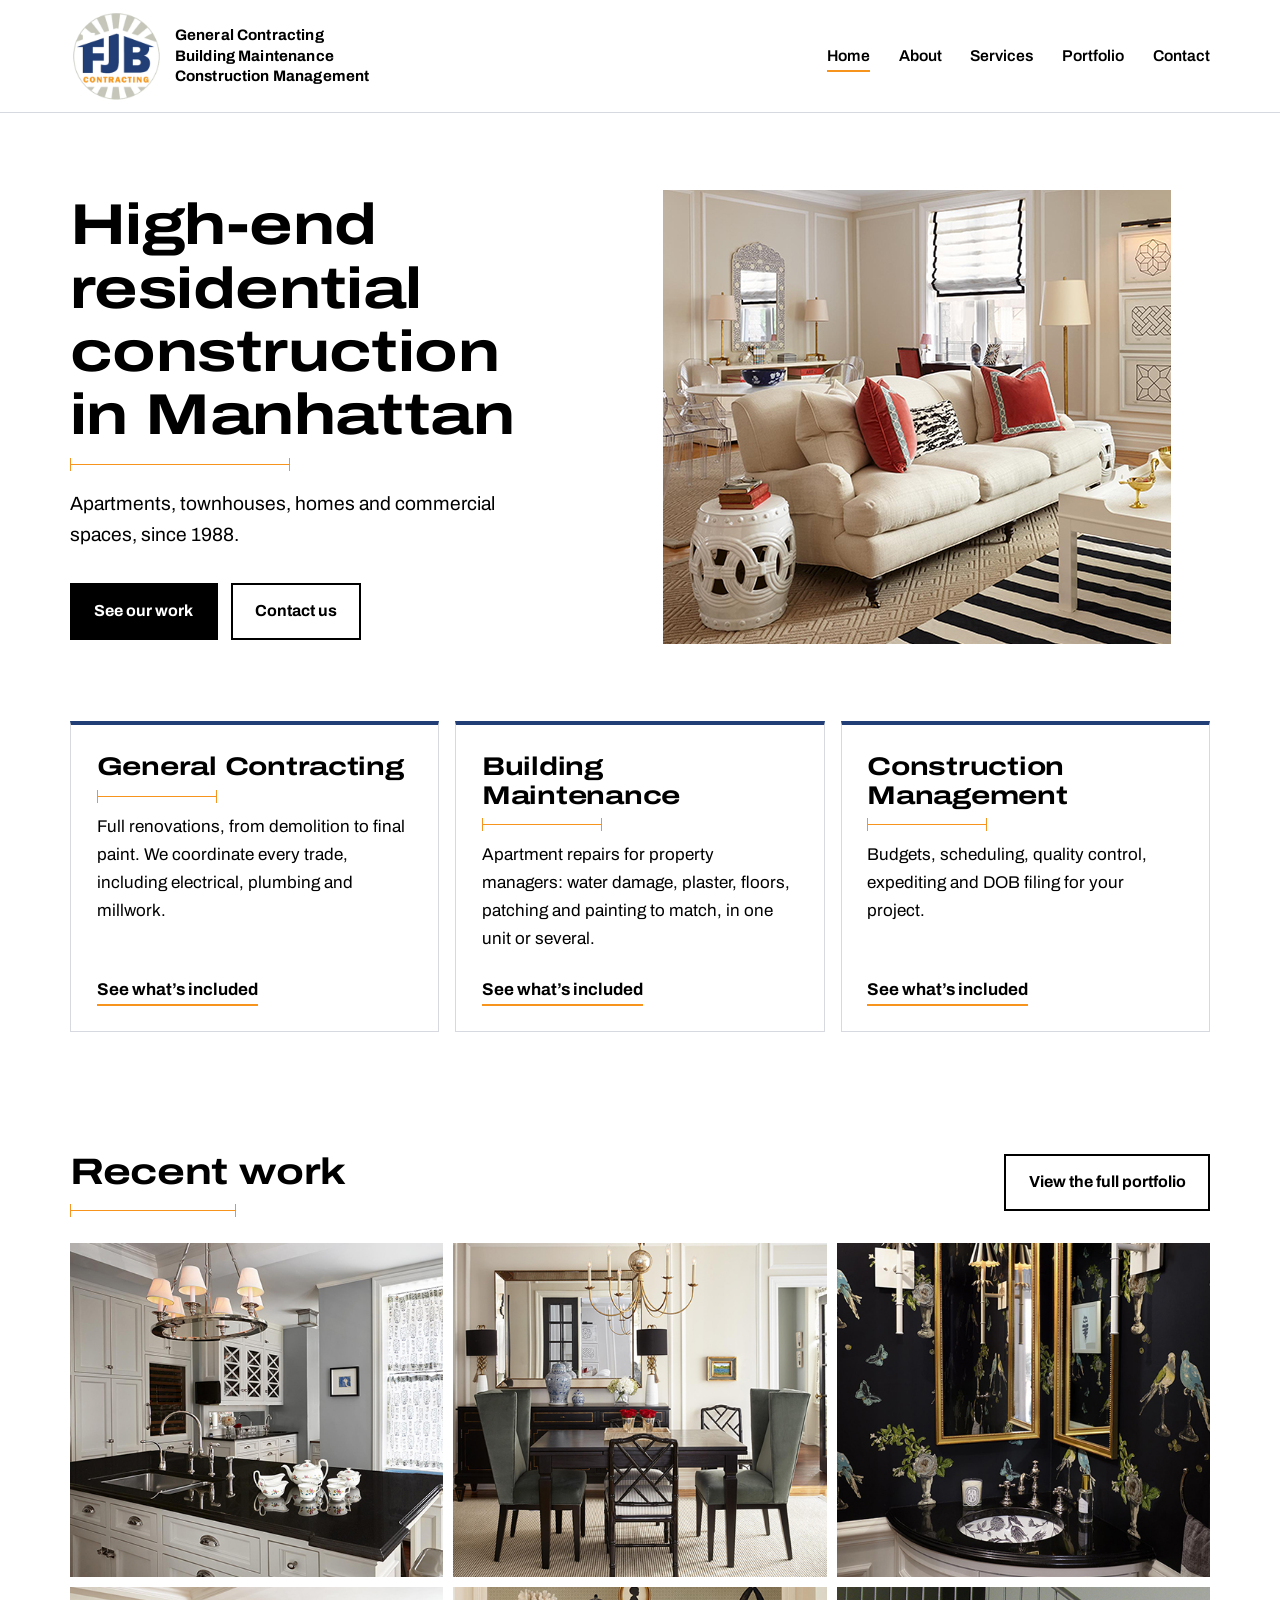
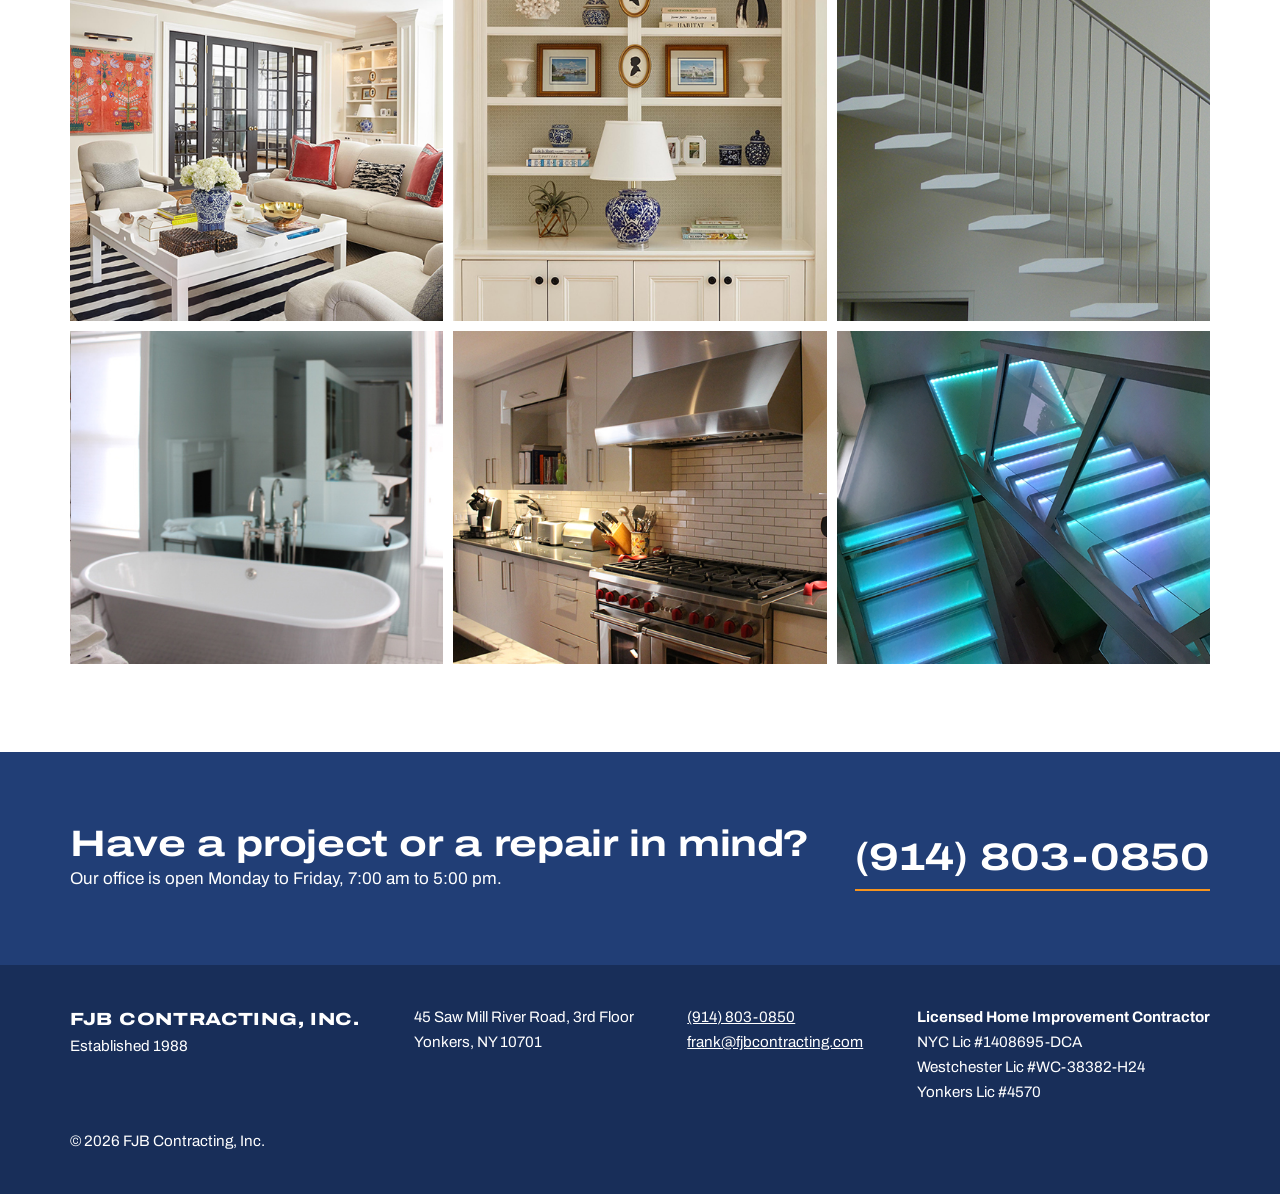
<file: index.html>
<!doctype html>
<html lang="en">
<head>
<meta charset="utf-8">
<meta name="viewport" content="width=device-width, initial-scale=1, viewport-fit=cover">
<title>FJB Contracting | High-End Residential Construction, Manhattan</title>
<meta name="description" content="FJB Contracting: general contracting and construction management for Manhattan apartments, townhouses and homes since 1988.">
<link rel="canonical" href="https://fjbcontracting.com/">
<link rel="preconnect" href="https://fonts.googleapis.com"><link rel="preconnect" href="https://fonts.gstatic.com" crossorigin><link rel="stylesheet" href="https://fonts.googleapis.com/css2?family=Archivo:wdth,wght@62..125,400..800&display=swap">
<link rel="stylesheet" href="css/style.css?v=2">
<link rel="icon" type="image/png" href="fjb-logo.png">
</head>
<body>
<a class="skip" href="#main">Skip to content</a>
<header class="site-header">
  <div class="wrap">
    <a class="brand" href="index.html">
      <img class="brand-logo" src="fjb-logo.png" alt="FJB Contracting" width="60" height="60">
      <span class="brand-sub">General Contracting<br>Building Maintenance<br>Construction Management</span>
    </a>
    <button class="nav-toggle" type="button" aria-controls="site-nav" aria-expanded="false">Menu</button>
    <nav class="nav" id="site-nav" aria-label="Main"><ul><li><a href="index.html" aria-current="page">Home</a></li><li><a href="about.html">About</a></li><li><a href="services.html">Services</a></li><li><a href="portfolio.html">Portfolio</a></li><li><a href="contacts.html">Contact</a></li></ul></nav>
  </div>
</header>
<main id="main">
<section class="hero">
  <div class="wrap">
    <div>
      <h1>High-end residential construction in Manhattan</h1>
      <span class="dim" aria-hidden="true"></span>
      <p class="hero-lede">Apartments, townhouses, homes and commercial spaces, since 1988.</p>
      <div class="btn-row">
        <a class="btn" href="portfolio.html">See our work</a>
        <a class="btn btn-outline" href="contacts.html">Contact us</a>
      </div>
    </div>
    <figure class="hero-photo-frame" style="margin:0">
      <img class="hero-photo" src="page4-img100.jpg" width="508" height="454" alt="Finished interior by FJB Contracting" fetchpriority="high">
    </figure>
  </div>
</section>
<section class="section tiles-section" aria-label="What we do">
  <div class="wrap tiles">
    <a class="tile" href="services.html#general-contracting">
      <h2>General Contracting</h2>
      <span class="dim" aria-hidden="true"></span>
      <p>Full renovations, from demolition to final paint. We coordinate every trade, including electrical, plumbing and millwork.</p>
      <span class="tile-link">See what&rsquo;s included</span>
    </a>
    <a class="tile" href="services.html#building-maintenance">
      <h2>Building Maintenance</h2>
      <span class="dim" aria-hidden="true"></span>
      <p>Apartment repairs for property managers: water damage, plaster, floors, patching and painting to match, in one unit or several.</p>
      <span class="tile-link">See what&rsquo;s included</span>
    </a>
    <a class="tile" href="services.html#construction-management">
      <h2>Construction Management</h2>
      <span class="dim" aria-hidden="true"></span>
      <p>Budgets, scheduling, quality control, expediting and DOB filing for your project.</p>
      <span class="tile-link">See what&rsquo;s included</span>
    </a>
  </div>
</section>
<section class="section">
  <div class="wrap">
    <div class="section-head">
      <div>
        <h2>Recent work</h2>
        <span class="dim" aria-hidden="true"></span>
      </div>
      <a class="btn btn-outline" href="portfolio.html">View the full portfolio</a>
    </div>
    <div class="grid grid-home" data-lightbox><a href="page4-img101.jpg"><img src="page4-img101.jpg" alt="FJB Contracting project photo 1" loading="lazy" decoding="async"></a><a href="page4-img102.jpg"><img src="page4-img102.jpg" alt="FJB Contracting project photo 2" loading="lazy" decoding="async"></a><a href="page4-img104.jpg"><img src="page4-img104.jpg" alt="FJB Contracting project photo 3" loading="lazy" decoding="async"></a><a href="page4-img105.jpg"><img src="page4-img105.jpg" alt="FJB Contracting project photo 4" loading="lazy" decoding="async"></a><a href="page4-img106.jpg"><img src="page4-img106.jpg" alt="FJB Contracting project photo 5" loading="lazy" decoding="async"></a><a href="page4-img13.jpg"><img src="page4-img13.jpg" alt="FJB Contracting project photo 6" loading="lazy" decoding="async"></a><a href="page4-img49.jpg"><img src="page4-img49.jpg" alt="FJB Contracting project photo 7" loading="lazy" decoding="async"></a><a href="page4-img58.jpg"><img src="page4-img58.jpg" alt="FJB Contracting project photo 8" loading="lazy" decoding="async"></a><a href="page4-img59.jpg"><img src="page4-img59.jpg" alt="FJB Contracting project photo 9" loading="lazy" decoding="async"></a></div>
  </div>
</section>
<section class="band">
  <div class="wrap">
    <div>
      <h2>Have a project or a repair in mind?</h2>
      <p>Our office is open Monday to Friday, 7:00 am to 5:00 pm.</p>
    </div>
    <a class="phone" href="tel:+19148030850">(914) 803-0850</a>
  </div>
</section>
</main>
<footer class="site-footer">
  <div class="wrap">
    <div>
      <p class="footer-brand">FJB CONTRACTING, INC.</p>
      <p>Established 1988</p>
    </div>
    <div>
      <p>45 Saw Mill River Road, 3rd Floor</p>
      <p>Yonkers, NY 10701</p>
    </div>
    <div>
      <p><a href="tel:+19148030850">(914) 803-0850</a></p>
      <p><a href="mailto:frank@fjbcontracting.com">frank@fjbcontracting.com</a></p>
    </div>
    <div>
      <p><strong>Licensed Home Improvement Contractor</strong></p>
      <p>NYC Lic #1408695-DCA</p>
      <p>Westchester Lic #WC-38382-H24</p>
      <p>Yonkers Lic #4570</p>
    </div>
    <div>
      <p>&copy; <span data-year>2026</span> FJB Contracting, Inc.</p>
    </div>
  </div>
</footer>
<script src="js/site.js?v=2"></script>
</body>
</html>
</file>
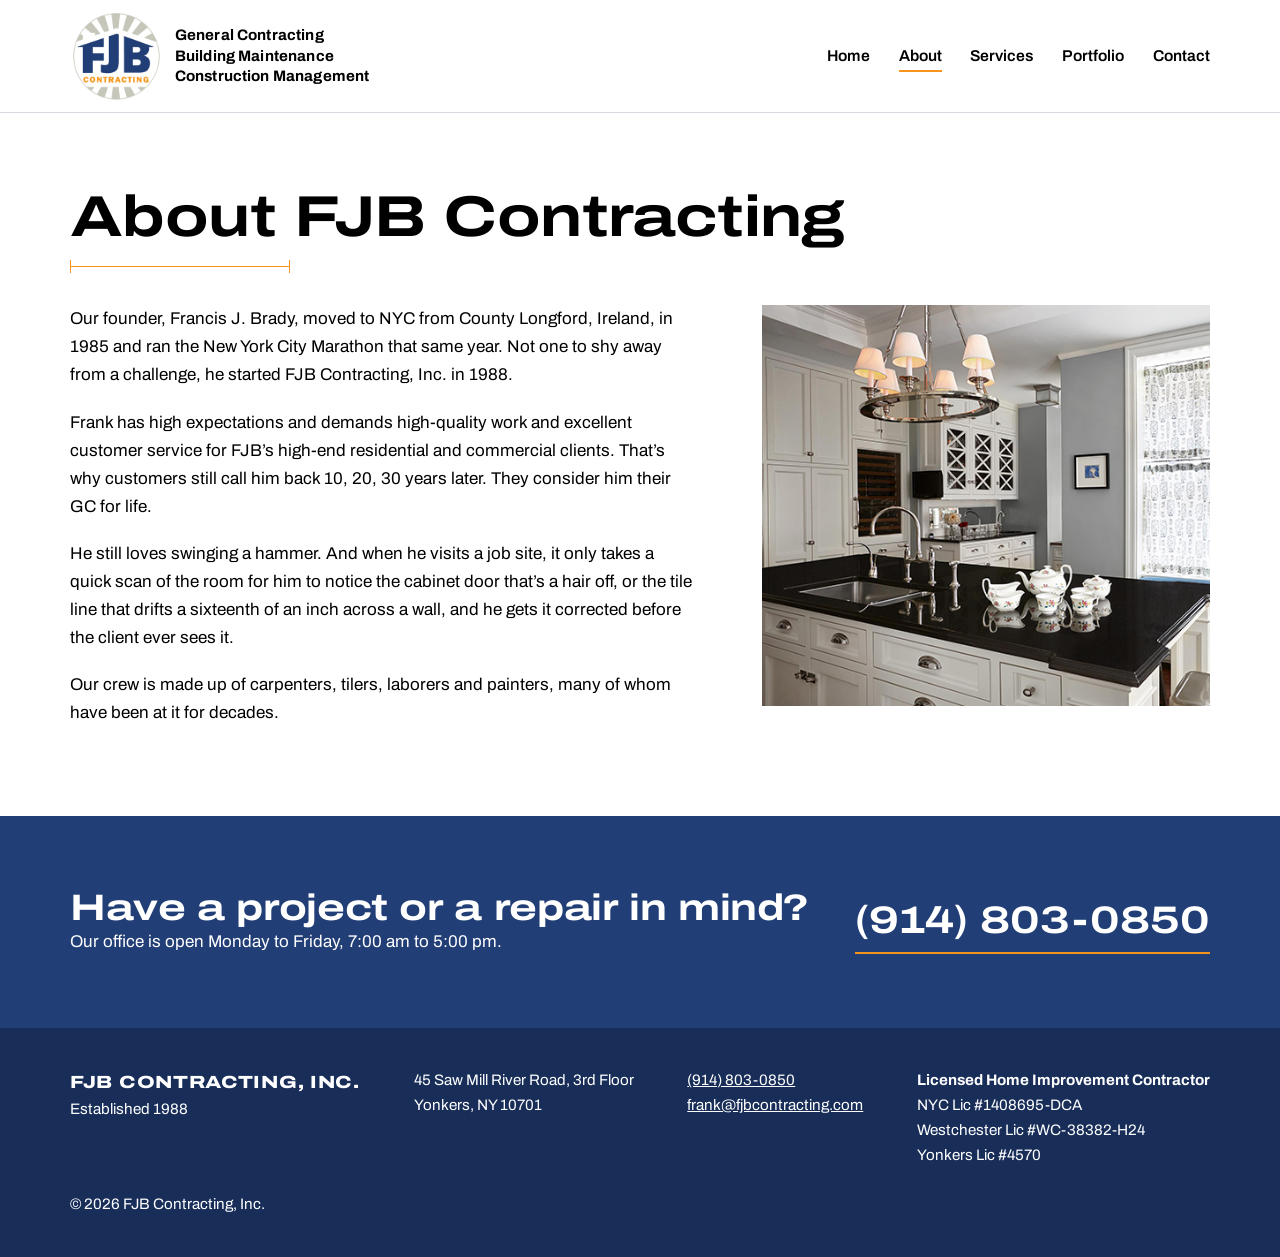
<file: about.html>
<!doctype html>
<html lang="en">
<head>
<meta charset="utf-8">
<meta name="viewport" content="width=device-width, initial-scale=1, viewport-fit=cover">
<title>About | FJB Contracting</title>
<meta name="description" content="FJB Contracting was founded in 1988 by Francis J. Brady.">
<link rel="canonical" href="https://fjbcontracting.com/about.html">
<link rel="preconnect" href="https://fonts.googleapis.com"><link rel="preconnect" href="https://fonts.gstatic.com" crossorigin><link rel="stylesheet" href="https://fonts.googleapis.com/css2?family=Archivo:wdth,wght@62..125,400..800&display=swap">
<link rel="stylesheet" href="css/style.css?v=2">
<link rel="icon" type="image/png" href="fjb-logo.png">
</head>
<body>
<a class="skip" href="#main">Skip to content</a>
<header class="site-header">
  <div class="wrap">
    <a class="brand" href="index.html">
      <img class="brand-logo" src="fjb-logo.png" alt="FJB Contracting" width="60" height="60">
      <span class="brand-sub">General Contracting<br>Building Maintenance<br>Construction Management</span>
    </a>
    <button class="nav-toggle" type="button" aria-controls="site-nav" aria-expanded="false">Menu</button>
    <nav class="nav" id="site-nav" aria-label="Main"><ul><li><a href="index.html">Home</a></li><li><a href="about.html" aria-current="page">About</a></li><li><a href="services.html">Services</a></li><li><a href="portfolio.html">Portfolio</a></li><li><a href="contacts.html">Contact</a></li></ul></nav>
  </div>
</header>
<main id="main">
<section class="page-head">
  <div class="wrap">
    <h1>About FJB Contracting</h1>
    <span class="dim" aria-hidden="true"></span>
  </div>
</section>
<section class="section" style="padding-top:1rem">
  <div class="wrap split">
    <div class="prose">
      <p>Our founder, Francis J. Brady, moved to NYC from County Longford, Ireland, in 1985 and ran the New York City Marathon that same year. Not one to shy away from a challenge, he started FJB Contracting, Inc. in 1988.</p>
      <p>Frank has high expectations and demands high-quality work and excellent customer service for FJB&rsquo;s high-end residential and commercial clients. That&rsquo;s why customers still call him back 10, 20, 30 years later. They consider him their GC for life.</p>
      <p>He still loves swinging a hammer. And when he visits a job site, it only takes a quick scan of the room for him to notice the cabinet door that&rsquo;s a hair off, or the tile line that drifts a sixteenth of an inch across a wall, and he gets it corrected before the client ever sees it.</p>
      <p>Our crew is made up of carpenters, tilers, laborers and painters, many of whom have been at it for decades.</p>
    </div>
    <img class="side-photo" src="page4-img101.jpg" width="508" height="454" alt="Interior renovation by FJB Contracting" loading="lazy">
  </div>
</section>
<section class="band">
  <div class="wrap">
    <div>
      <h2>Have a project or a repair in mind?</h2>
      <p>Our office is open Monday to Friday, 7:00 am to 5:00 pm.</p>
    </div>
    <a class="phone" href="tel:+19148030850">(914) 803-0850</a>
  </div>
</section>
</main>
<footer class="site-footer">
  <div class="wrap">
    <div>
      <p class="footer-brand">FJB CONTRACTING, INC.</p>
      <p>Established 1988</p>
    </div>
    <div>
      <p>45 Saw Mill River Road, 3rd Floor</p>
      <p>Yonkers, NY 10701</p>
    </div>
    <div>
      <p><a href="tel:+19148030850">(914) 803-0850</a></p>
      <p><a href="mailto:frank@fjbcontracting.com">frank@fjbcontracting.com</a></p>
    </div>
    <div>
      <p><strong>Licensed Home Improvement Contractor</strong></p>
      <p>NYC Lic #1408695-DCA</p>
      <p>Westchester Lic #WC-38382-H24</p>
      <p>Yonkers Lic #4570</p>
    </div>
    <div>
      <p>&copy; <span data-year>2026</span> FJB Contracting, Inc.</p>
    </div>
  </div>
</footer>
<script src="js/site.js?v=2"></script>
</body>
</html>
</file>
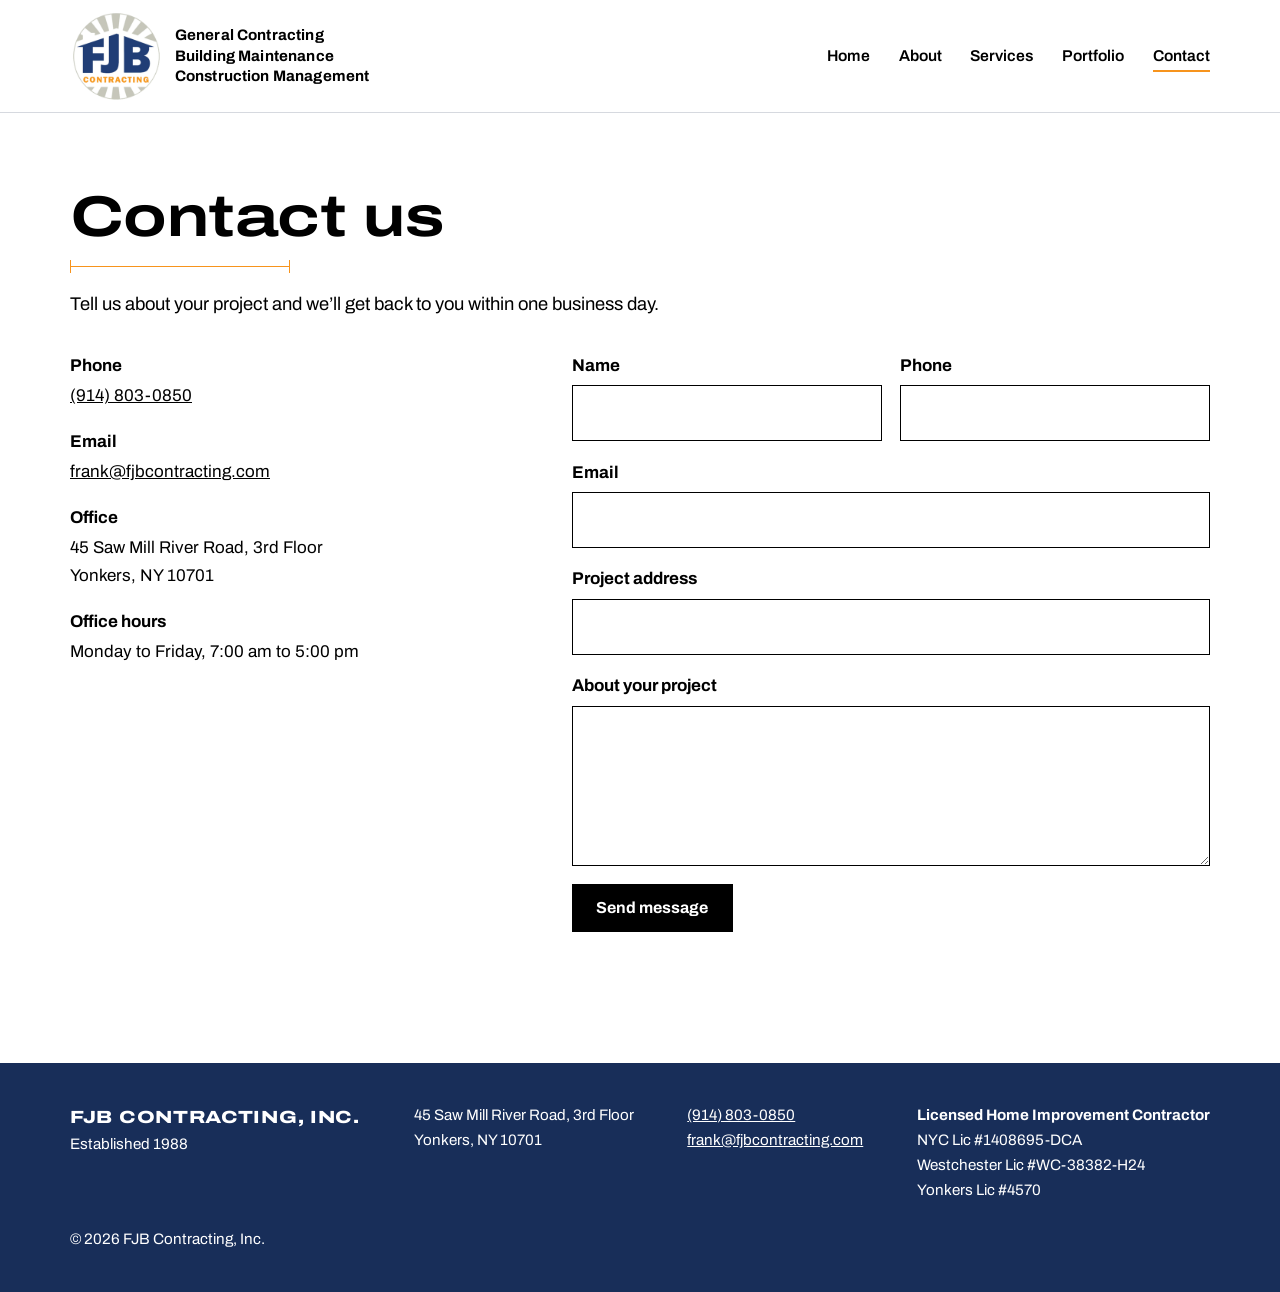
<file: contacts.html>
<!doctype html>
<html lang="en">
<head>
<meta charset="utf-8">
<meta name="viewport" content="width=device-width, initial-scale=1, viewport-fit=cover">
<title>Contact | FJB Contracting</title>
<meta name="description" content="Contact FJB Contracting at (914) 803-0850 or frank@fjbcontracting.com.">
<link rel="canonical" href="https://fjbcontracting.com/contacts.html">
<link rel="preconnect" href="https://fonts.googleapis.com"><link rel="preconnect" href="https://fonts.gstatic.com" crossorigin><link rel="stylesheet" href="https://fonts.googleapis.com/css2?family=Archivo:wdth,wght@62..125,400..800&display=swap">
<link rel="stylesheet" href="css/style.css?v=2">
<link rel="icon" type="image/png" href="fjb-logo.png">
</head>
<body>
<a class="skip" href="#main">Skip to content</a>
<header class="site-header">
  <div class="wrap">
    <a class="brand" href="index.html">
      <img class="brand-logo" src="fjb-logo.png" alt="FJB Contracting" width="60" height="60">
      <span class="brand-sub">General Contracting<br>Building Maintenance<br>Construction Management</span>
    </a>
    <button class="nav-toggle" type="button" aria-controls="site-nav" aria-expanded="false">Menu</button>
    <nav class="nav" id="site-nav" aria-label="Main"><ul><li><a href="index.html">Home</a></li><li><a href="about.html">About</a></li><li><a href="services.html">Services</a></li><li><a href="portfolio.html">Portfolio</a></li><li><a href="contacts.html" aria-current="page">Contact</a></li></ul></nav>
  </div>
</header>
<main id="main">
<section class="page-head">
  <div class="wrap">
    <h1>Contact us</h1>
    <span class="dim" aria-hidden="true"></span>
    <p>Tell us about your project and we&rsquo;ll get back to you within one business day.</p>
  </div>
</section>
<section class="section" style="padding-top:2rem">
  <div class="wrap contact-grid">
    <div class="contact-details">
      <dl>
        <div><dt>Phone</dt><dd><a href="tel:+19148030850">(914) 803-0850</a></dd></div>
        <div><dt>Email</dt><dd><a href="mailto:frank@fjbcontracting.com">frank@fjbcontracting.com</a></dd></div>
        <div><dt>Office</dt><dd>45 Saw Mill River Road, 3rd Floor<br>Yonkers, NY 10701</dd></div>
        <div><dt>Office hours</dt><dd>Monday to Friday, 7:00 am to 5:00 pm</dd></div>
      </dl>
    </div>
    <form class="contact" action="https://api.web3forms.com/submit" method="POST">
      <input type="hidden" name="access_key" value="3c5b24e5-6d5b-4317-8983-4bc46da381f7">
      <input type="hidden" name="subject" value="New inquiry from fjbcontracting.com">
      <input type="hidden" name="from_name" value="FJB Contracting website">
      <input type="checkbox" name="botcheck" class="hp" tabindex="-1" autocomplete="off" aria-hidden="true">
      <div class="field-row">
        <div class="field"><label for="name">Name</label><input id="name" name="name" type="text" autocomplete="name" required></div>
        <div class="field"><label for="phone">Phone</label><input id="phone" name="phone" type="tel" autocomplete="tel"></div>
      </div>
      <div class="field"><label for="email">Email</label><input id="email" name="email" type="email" autocomplete="email" required></div>
      <div class="field"><label for="address">Project address</label><input id="address" name="project_address" type="text" autocomplete="street-address"></div>
      <div class="field"><label for="message">About your project</label><textarea id="message" name="message" required></textarea></div>
      <div><button class="btn" type="submit">Send message</button></div>
      <p class="form-status" role="status"></p>
    </form>
  </div>
</section>
</main>
<footer class="site-footer">
  <div class="wrap">
    <div>
      <p class="footer-brand">FJB CONTRACTING, INC.</p>
      <p>Established 1988</p>
    </div>
    <div>
      <p>45 Saw Mill River Road, 3rd Floor</p>
      <p>Yonkers, NY 10701</p>
    </div>
    <div>
      <p><a href="tel:+19148030850">(914) 803-0850</a></p>
      <p><a href="mailto:frank@fjbcontracting.com">frank@fjbcontracting.com</a></p>
    </div>
    <div>
      <p><strong>Licensed Home Improvement Contractor</strong></p>
      <p>NYC Lic #1408695-DCA</p>
      <p>Westchester Lic #WC-38382-H24</p>
      <p>Yonkers Lic #4570</p>
    </div>
    <div>
      <p>&copy; <span data-year>2026</span> FJB Contracting, Inc.</p>
    </div>
  </div>
</footer>
<script src="js/site.js?v=2"></script>
</body>
</html>
</file>
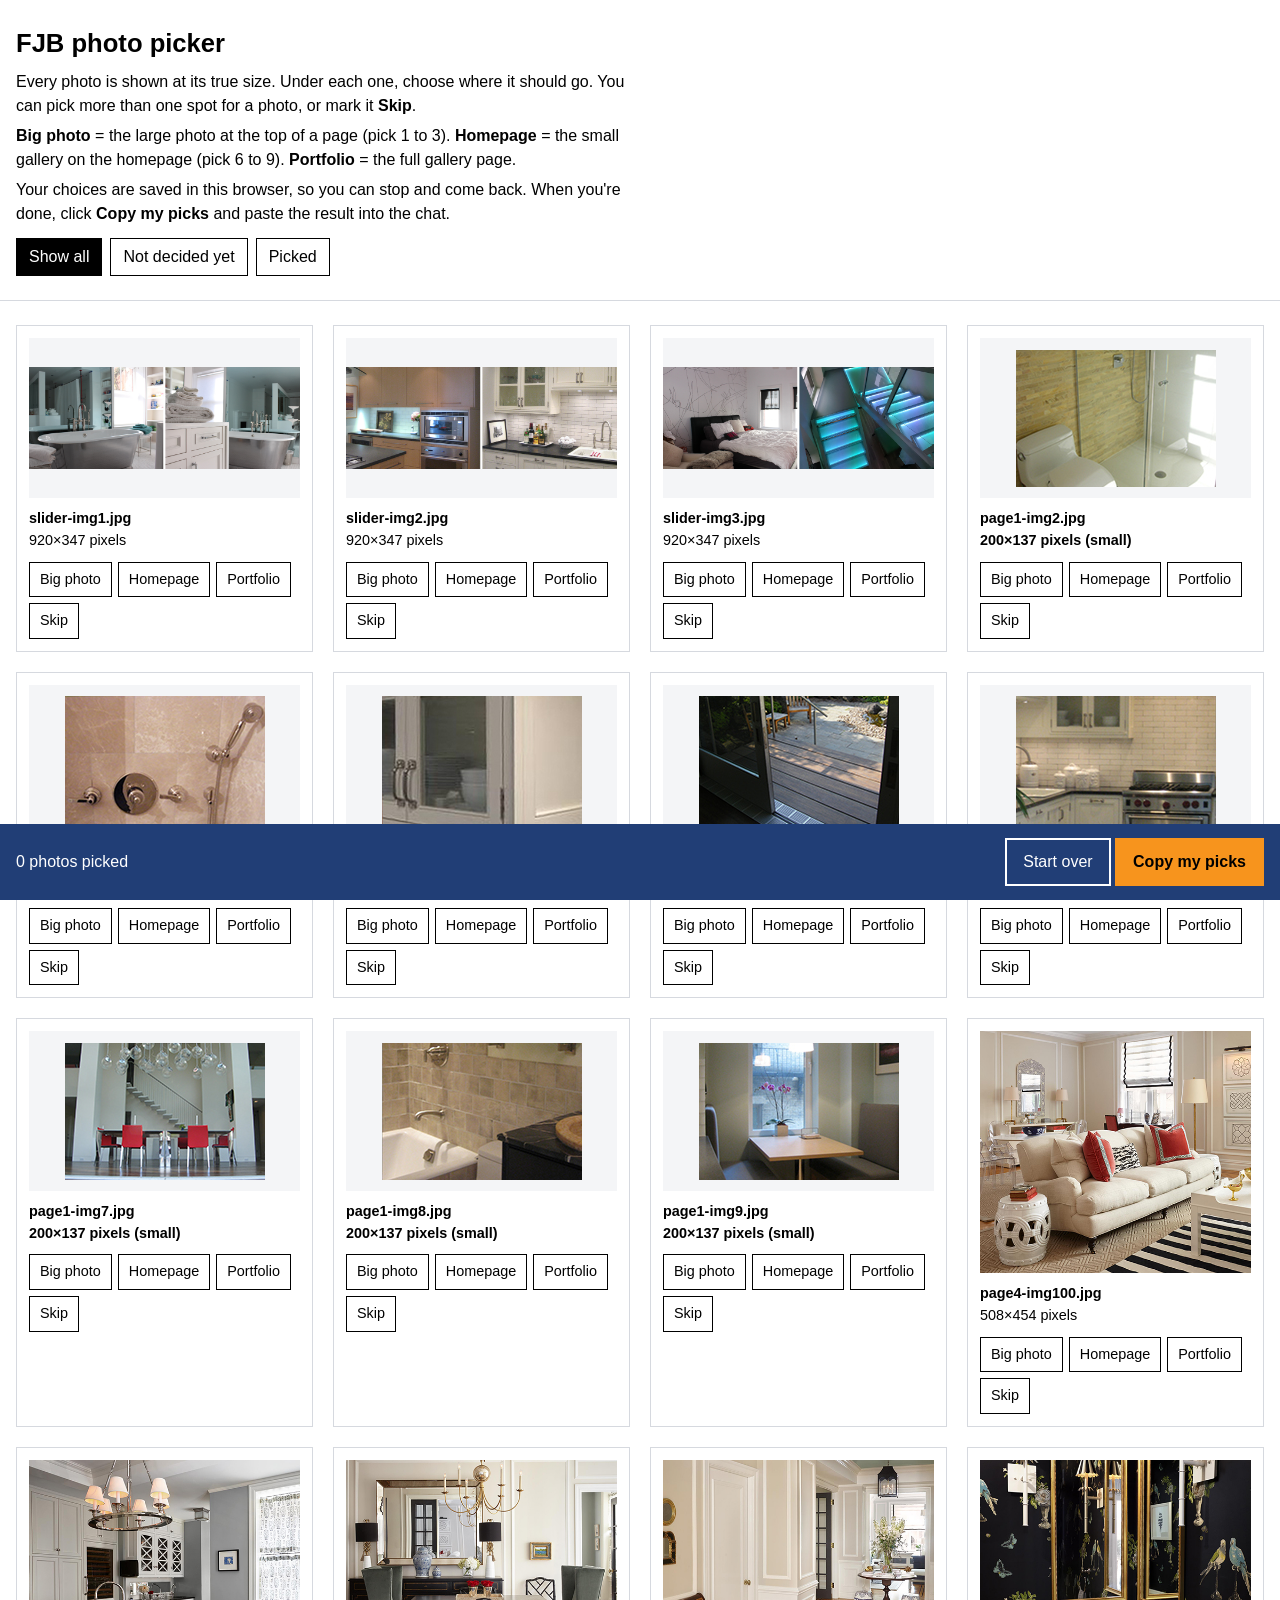
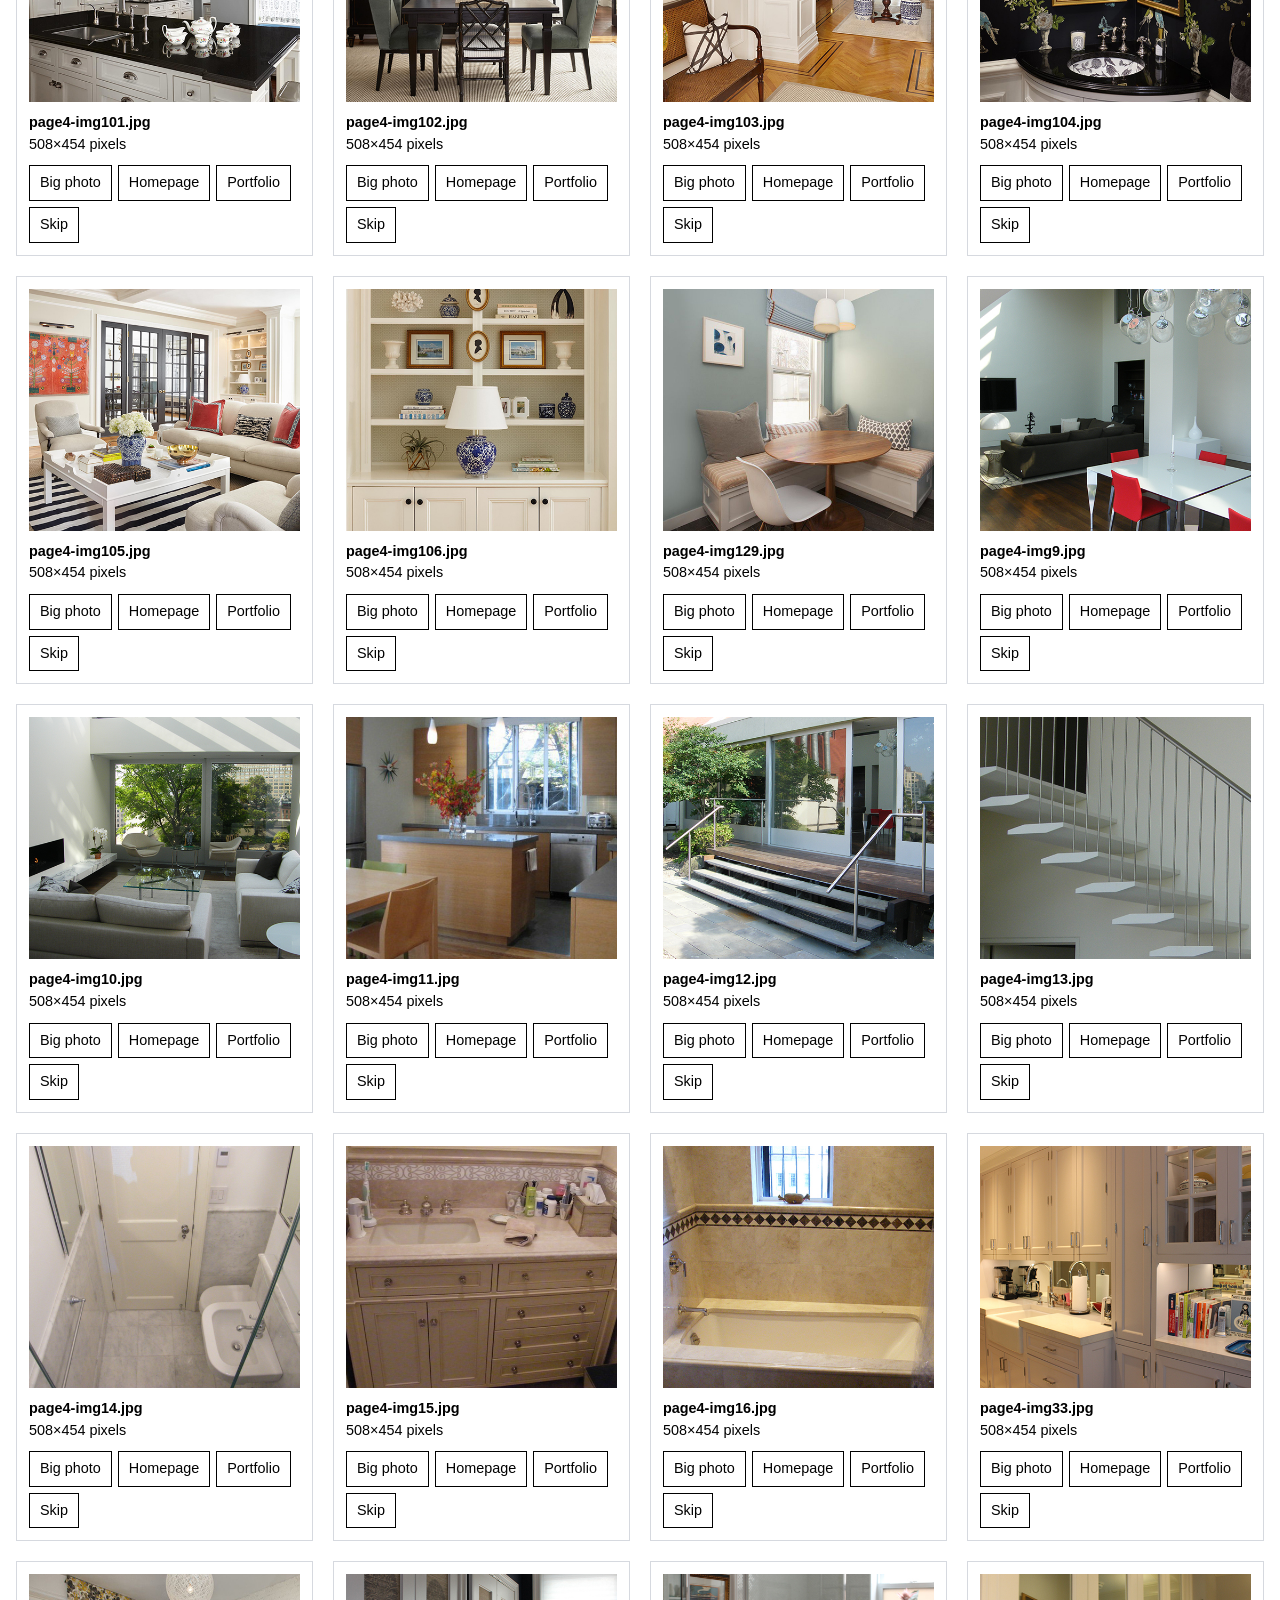
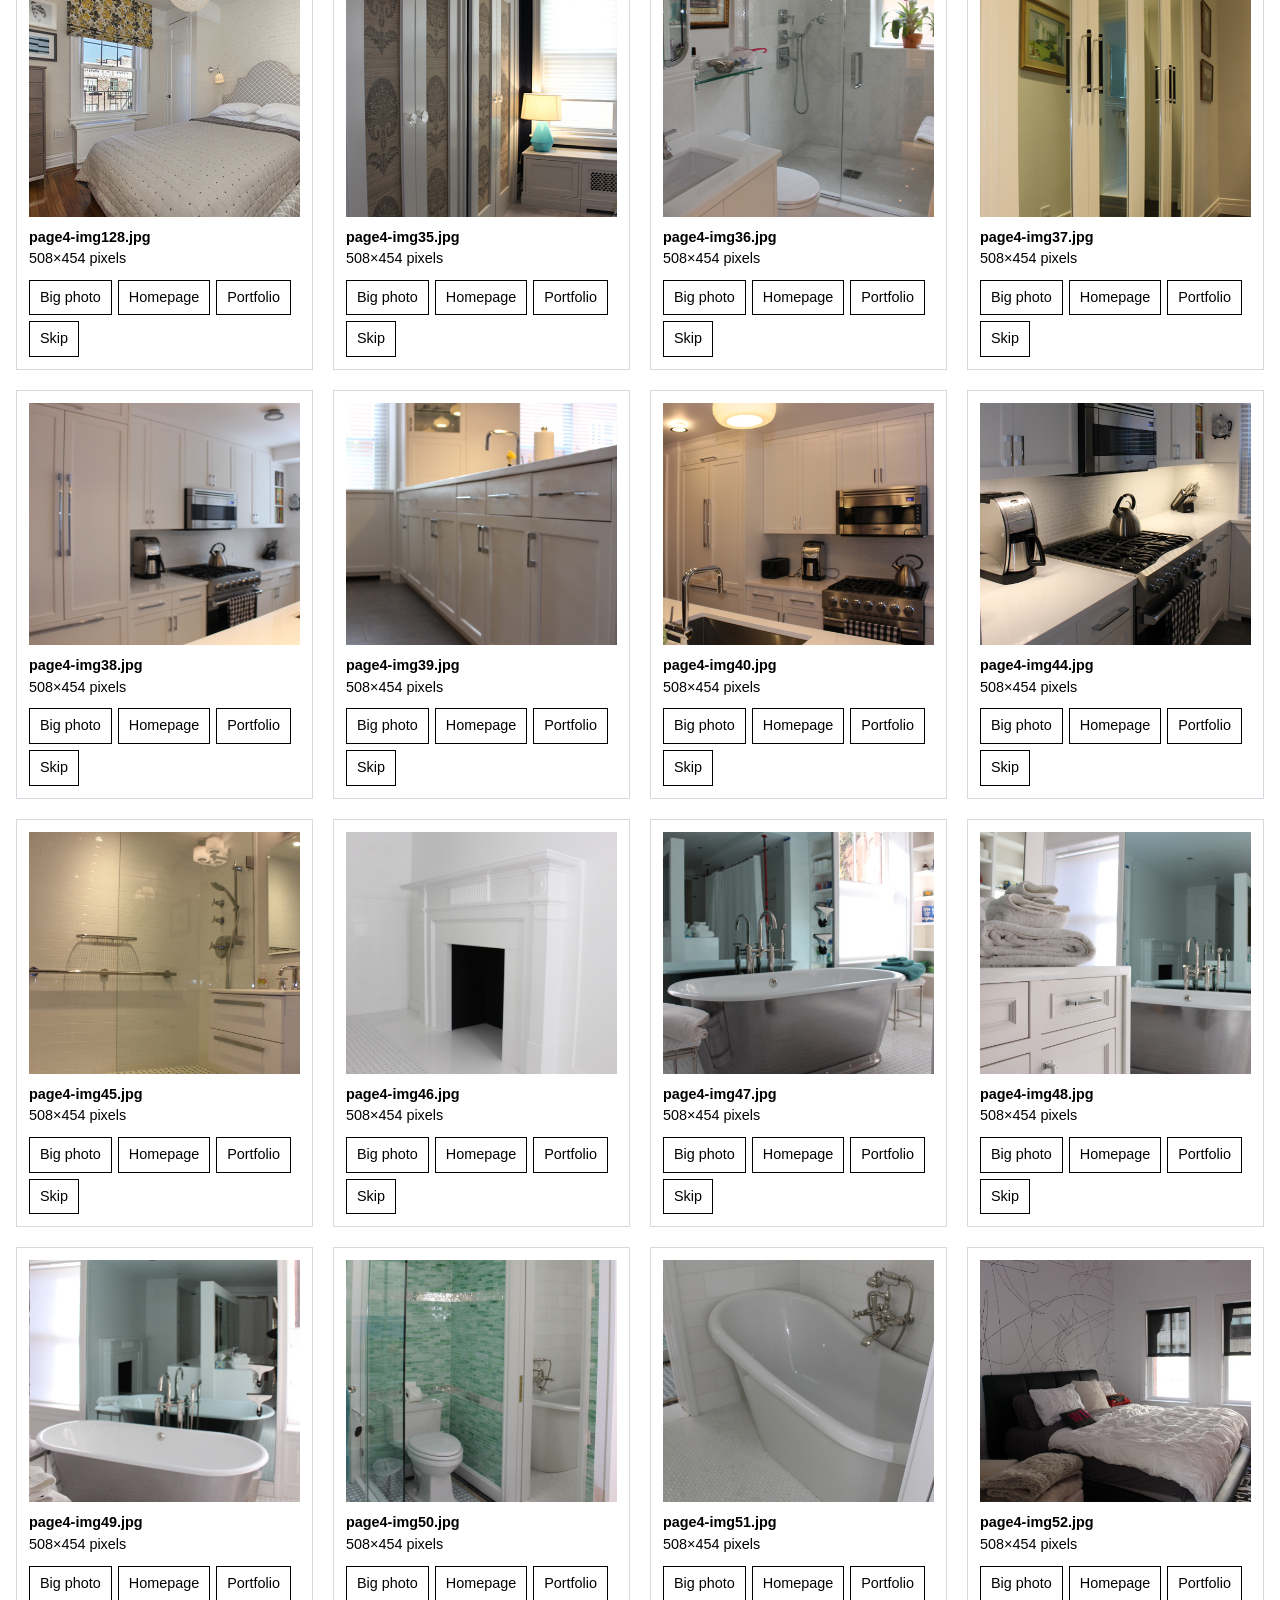
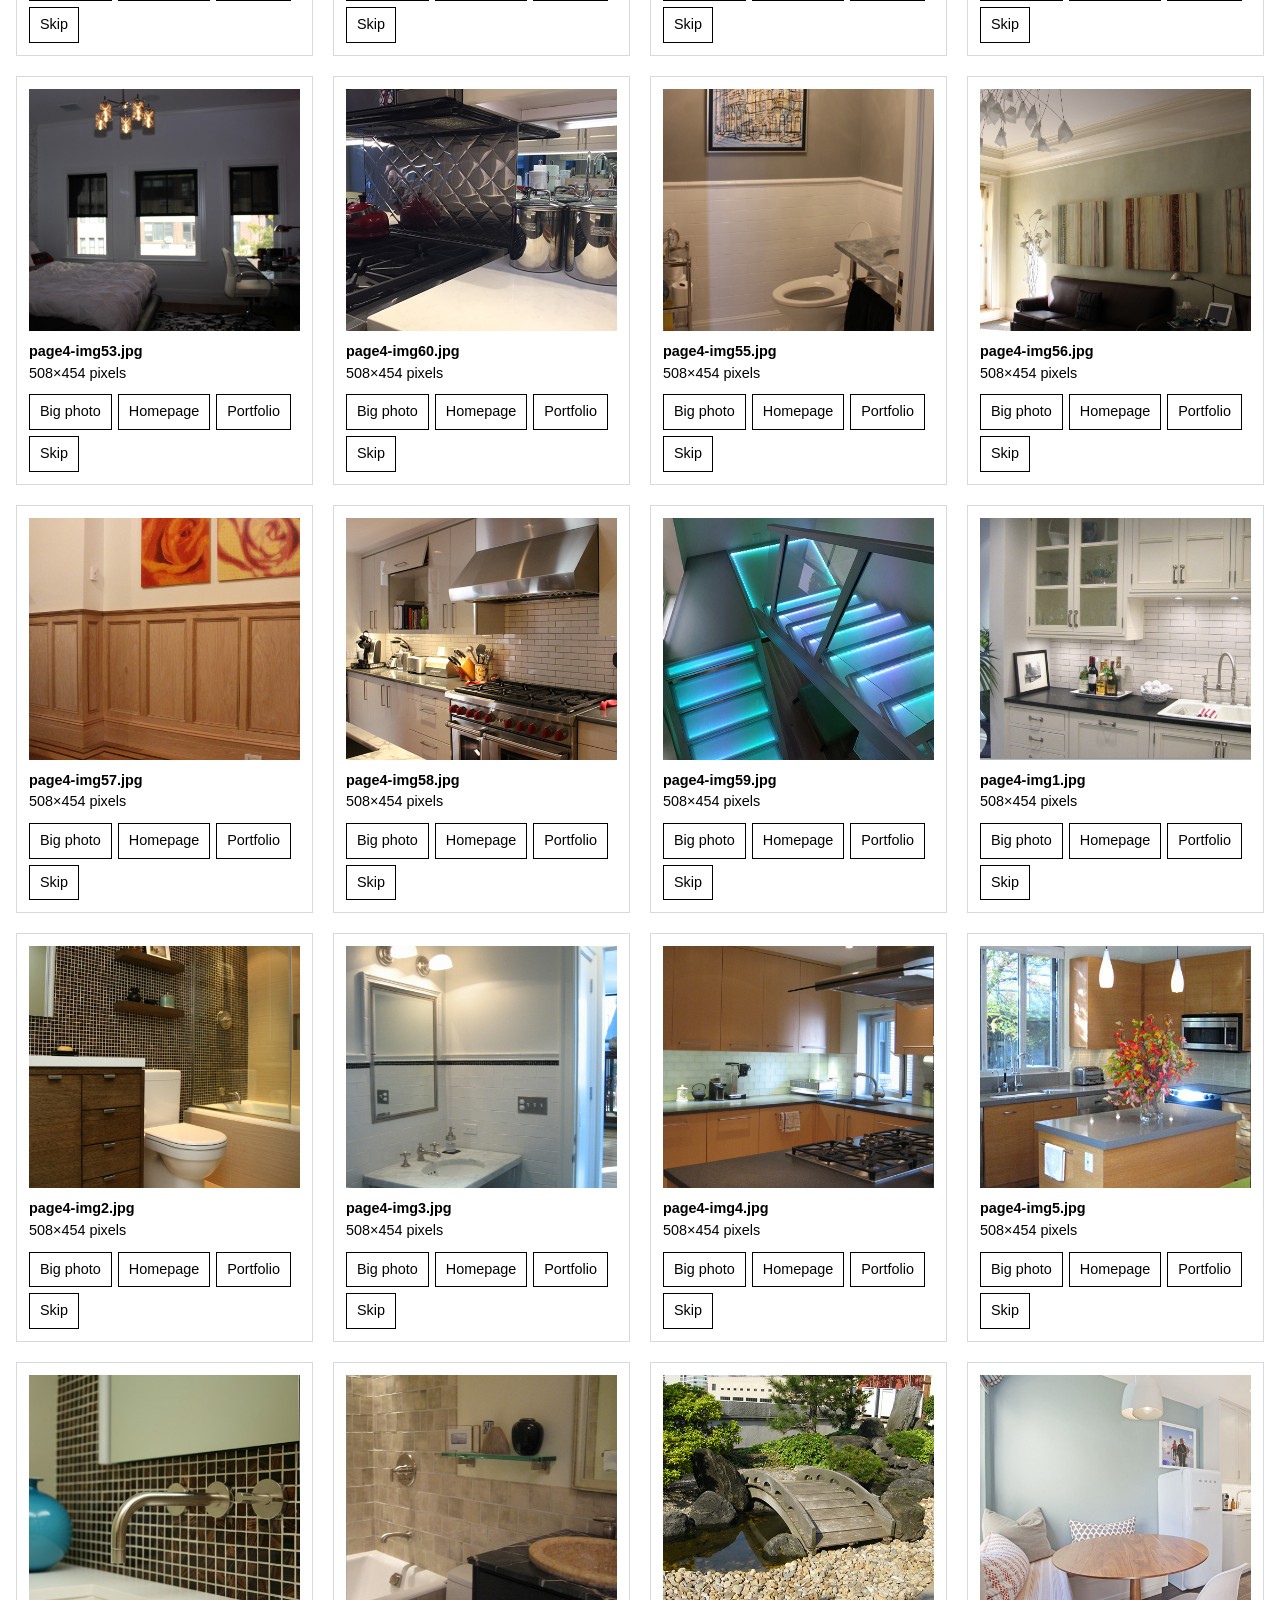
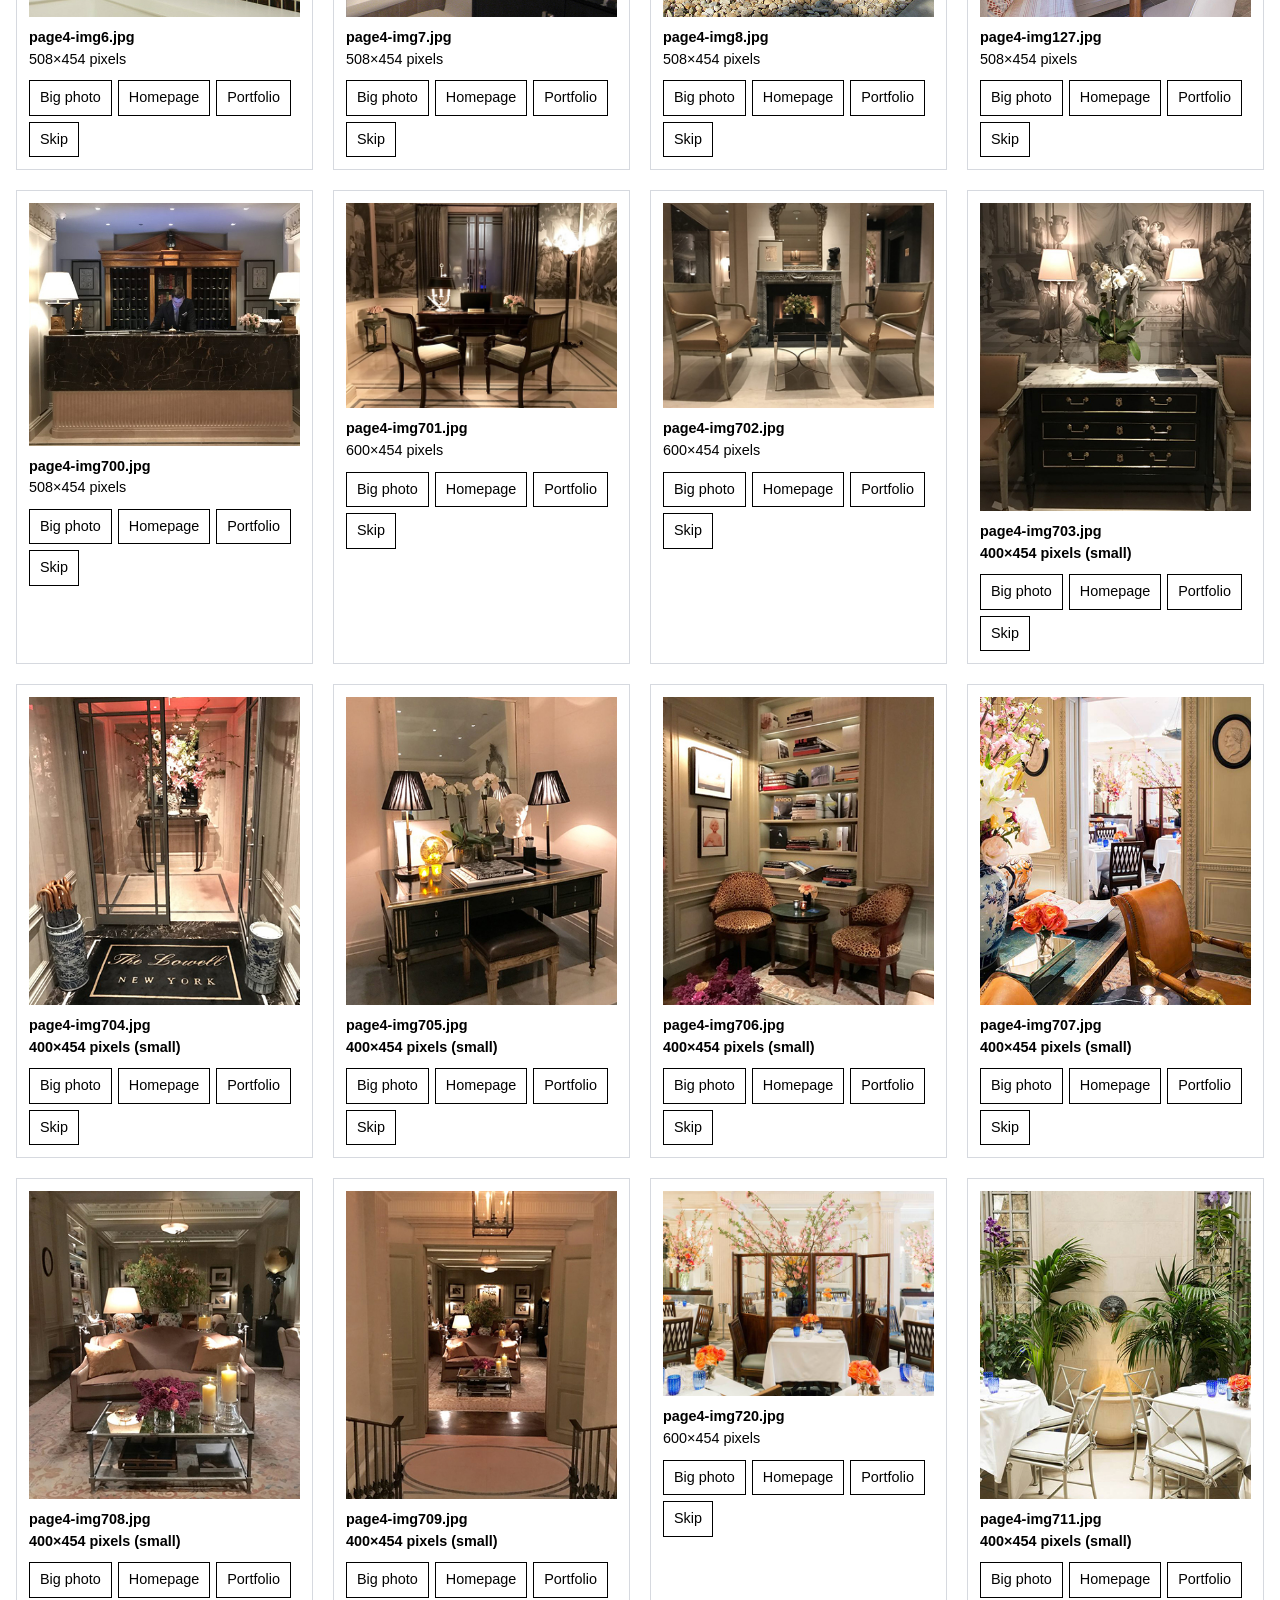
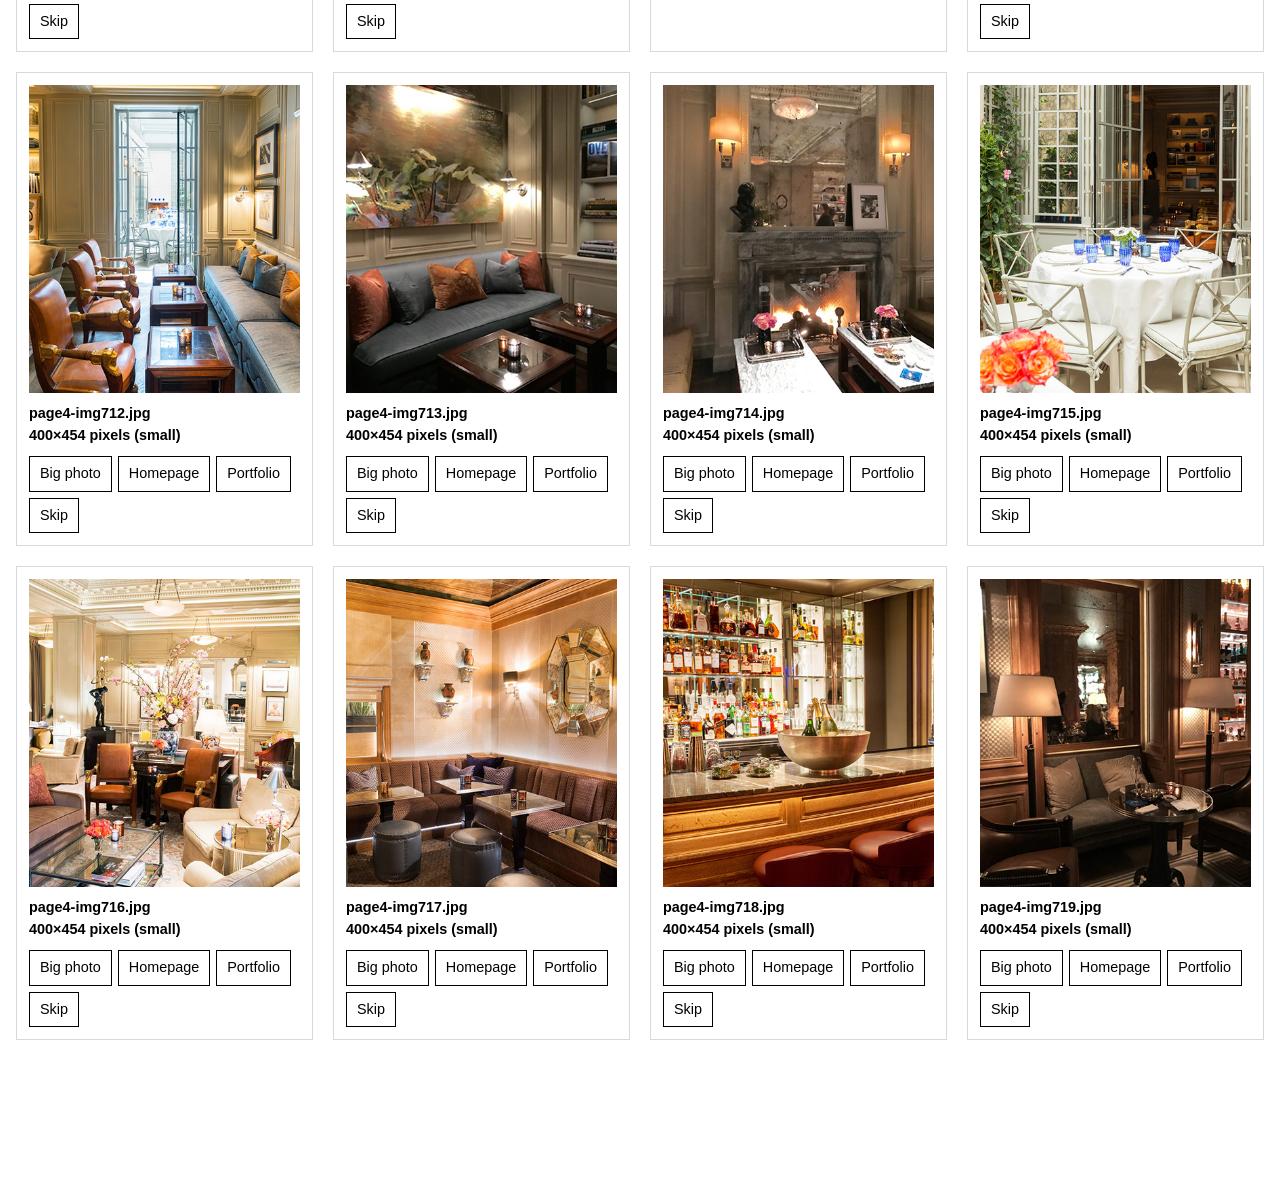
<file: picker.html>
<!doctype html>
<html lang="en">
<head>
<meta charset="utf-8">
<meta name="viewport" content="width=device-width, initial-scale=1">
<meta name="robots" content="noindex, nofollow">
<title>FJB Photo Picker</title>
<style>
  :root { --ink:#000; --paper:#fff; --navy:#213e76; --orange:#f7941d; --line:#d6d9df; }
  * { box-sizing: border-box; }
  body { margin:0; background:var(--paper); color:var(--ink); font:16px/1.5 "Helvetica Neue", Arial, sans-serif; padding-bottom: 140px; }
  header { padding: 24px max(16px, env(safe-area-inset-left)); border-bottom:1px solid var(--line); }
  h1 { margin:0 0 8px; font-size:1.6rem; }
  header p { margin:0 0 6px; max-width:70ch; }
  .filters { display:flex; flex-wrap:wrap; gap:8px; margin-top:12px; }
  .filters button { font:inherit; padding:6px 12px; border:1px solid var(--ink); background:var(--paper); color:var(--ink); cursor:pointer; }
  .filters button[aria-pressed="true"] { background:var(--ink); color:#fff; }
  main { display:grid; grid-template-columns:repeat(auto-fill, minmax(280px, 1fr)); gap:20px; padding:24px max(16px, env(safe-area-inset-left)); }
  .card { border:1px solid var(--line); padding:12px; display:flex; flex-direction:column; gap:10px; }
  .card.picked { border:3px solid var(--navy); padding:10px; }
  .frame { background:#f4f5f7; display:flex; align-items:center; justify-content:center; min-height:160px; }
  .frame img { max-width:100%; height:auto; display:block; }
  .meta { font-size:0.9rem; }
  .meta strong { display:block; }
  .small { color:var(--ink); font-weight:700; }
  .choices { display:flex; flex-wrap:wrap; gap:6px; }
  .choices button { font:inherit; font-size:0.9rem; padding:6px 10px; border:1px solid var(--ink); background:var(--paper); color:var(--ink); cursor:pointer; }
  .choices button[aria-pressed="true"] { background:var(--navy); border-color:var(--navy); color:#fff; }
  .choices button.skip[aria-pressed="true"] { background:var(--ink); border-color:var(--ink); }
  .missing { padding:20px; text-align:center; }
  .bar { position:fixed; left:0; right:0; bottom:0; background:var(--navy); color:#fff; padding:14px max(16px, env(safe-area-inset-left)); display:flex; flex-wrap:wrap; align-items:center; gap:12px; justify-content:space-between; }
  .bar button { font:inherit; font-weight:700; padding:10px 16px; border:2px solid var(--orange); background:var(--orange); color:#000; cursor:pointer; }
  .bar .reset { background:transparent; color:#fff; border-color:#fff; font-weight:400; }
  textarea { width:100%; min-height:200px; font:14px/1.4 monospace; color:var(--ink); margin-top:8px; }
  #out-wrap { padding:0 max(16px, env(safe-area-inset-left)) 24px; }
  button:focus-visible { outline:3px solid var(--orange); outline-offset:2px; }
</style>
</head>
<body>
<header>
  <h1>FJB photo picker</h1>
  <p>Every photo is shown at its true size. Under each one, choose where it should go. You can pick more than one spot for a photo, or mark it <strong>Skip</strong>.</p>
  <p><strong>Big photo</strong> = the large photo at the top of a page (pick 1 to 3). <strong>Homepage</strong> = the small gallery on the homepage (pick 6 to 9). <strong>Portfolio</strong> = the full gallery page.</p>
  <p>Your choices are saved in this browser, so you can stop and come back. When you're done, click <strong>Copy my picks</strong> and paste the result into the chat.</p>
  <div class="filters" role="group" aria-label="Show">
    <button type="button" data-filter="all" aria-pressed="true">Show all</button>
    <button type="button" data-filter="todo" aria-pressed="false">Not decided yet</button>
    <button type="button" data-filter="picked" aria-pressed="false">Picked</button>
  </div>
</header>
<main id="grid"></main>
<div id="out-wrap" hidden>
  <p><strong>If the copy button didn't work,</strong> select everything in this box and copy it:</p>
  <textarea id="out" readonly></textarea>
</div>
<div class="bar">
  <span id="count">0 photos picked</span>
  <span>
    <button type="button" class="reset" id="reset">Start over</button>
    <button type="button" id="copy">Copy my picks</button>
  </span>
</div>
<script>
(function () {
  var files = ["slider-img1.jpg","slider-img2.jpg","slider-img3.jpg"];
  for (var i = 2; i <= 9; i++) files.push("page1-img" + i + ".jpg");
  [100,101,102,103,104,105,106,129,9,10,11,12,13,14,15,16,33,128,35,36,37,38,39,40,
   44,45,46,47,48,49,50,51,52,53,60,55,56,57,58,59,1,2,3,4,5,6,7,8,127,700,701,702,703,704,705,706,
   707,708,709,720,711,712,713,714,715,716,717,718,719].forEach(function (n) { files.push("page4-img" + n + ".jpg"); });

  var KEY = "fjb-picker-v1";
  var CHOICES = [["big","Big photo"],["home","Homepage"],["port","Portfolio"],["skip","Skip"]];
  var state = {};
  try { state = JSON.parse(localStorage.getItem(KEY) || "{}"); } catch (e) { state = {}; }
  var dims = {};
  var filter = "all";
  var grid = document.getElementById("grid");

  function save() { try { localStorage.setItem(KEY, JSON.stringify(state)); } catch (e) {} }
  function picks(f) { return state[f] || []; }
  function isPicked(f) { var p = picks(f); return p.length && p.indexOf("skip") === -1; }

  function render() {
    grid.innerHTML = "";
    files.forEach(function (f) {
      var p = picks(f);
      if (filter === "todo" && p.length) return;
      if (filter === "picked" && !isPicked(f)) return;
      var card = document.createElement("div");
      card.className = "card" + (isPicked(f) ? " picked" : "");
      var frame = document.createElement("div");
      frame.className = "frame";
      var img = new Image();
      img.alt = f;
      img.loading = "lazy";
      img.src = f;
      img.onload = function () {
        dims[f] = img.naturalWidth + "×" + img.naturalHeight;
        size.textContent = dims[f] + " pixels" + (img.naturalWidth < 500 ? " (small)" : "");
        if (img.naturalWidth < 500) size.className = "small";
      };
      img.onerror = function () { frame.innerHTML = '<div class="missing">Not on GitHub yet</div>'; size.textContent = "missing"; };
      frame.appendChild(img);
      var meta = document.createElement("div");
      meta.className = "meta";
      meta.innerHTML = "<strong>" + f + "</strong>";
      var size = document.createElement("span");
      size.textContent = dims[f] ? dims[f] + " pixels" : "loading…";
      meta.appendChild(size);
      var ch = document.createElement("div");
      ch.className = "choices";
      CHOICES.forEach(function (c) {
        var b = document.createElement("button");
        b.type = "button";
        b.textContent = c[1];
        if (c[0] === "skip") b.className = "skip";
        b.setAttribute("aria-pressed", String(p.indexOf(c[0]) !== -1));
        b.addEventListener("click", function () {
          var cur = picks(f).slice();
          var at = cur.indexOf(c[0]);
          if (at !== -1) cur.splice(at, 1);
          else if (c[0] === "skip") cur = ["skip"];
          else { cur = cur.filter(function (x) { return x !== "skip"; }); cur.push(c[0]); }
          if (cur.length) state[f] = cur; else delete state[f];
          save();
          render();
        });
        ch.appendChild(b);
      });
      card.appendChild(frame); card.appendChild(meta); card.appendChild(ch);
      grid.appendChild(card);
    });
    var n = files.filter(isPicked).length;
    document.getElementById("count").textContent = n + (n === 1 ? " photo picked" : " photos picked");
  }

  function summary() {
    var groups = { big: [], home: [], port: [] };
    files.forEach(function (f) {
      picks(f).forEach(function (k) { if (groups[k]) groups[k].push(f + (dims[f] ? " (" + dims[f] + ")" : "")); });
    });
    return "BIG PHOTOS:\n" + (groups.big.join("\n") || "(none)") +
      "\n\nHOMEPAGE GALLERY:\n" + (groups.home.join("\n") || "(none)") +
      "\n\nPORTFOLIO:\n" + (groups.port.join("\n") || "(none)");
  }

  document.getElementById("copy").addEventListener("click", function () {
    var text = summary();
    var out = document.getElementById("out");
    out.value = text;
    var btn = this;
    var done = function () { btn.textContent = "Copied. Paste it in the chat."; setTimeout(function () { btn.textContent = "Copy my picks"; }, 3000); };
    if (navigator.clipboard && navigator.clipboard.writeText) {
      navigator.clipboard.writeText(text).then(done, function () {
        document.getElementById("out-wrap").hidden = false; out.focus(); out.select();
      });
    } else {
      document.getElementById("out-wrap").hidden = false; out.focus(); out.select();
    }
  });
  var resetBtn = document.getElementById("reset");
  resetBtn.addEventListener("click", function () {
    if (resetBtn.dataset.confirm !== "1") {
      resetBtn.dataset.confirm = "1"; resetBtn.textContent = "Click again to clear all";
      setTimeout(function () { resetBtn.dataset.confirm = ""; resetBtn.textContent = "Start over"; }, 4000);
      return;
    }
    state = {}; save(); resetBtn.dataset.confirm = ""; resetBtn.textContent = "Start over"; render();
  });
  document.querySelectorAll("[data-filter]").forEach(function (b) {
    b.addEventListener("click", function () {
      filter = b.dataset.filter;
      document.querySelectorAll("[data-filter]").forEach(function (x) { x.setAttribute("aria-pressed", String(x === b)); });
      render();
    });
  });
  render();
})();
</script>
</body>
</html>
</file>
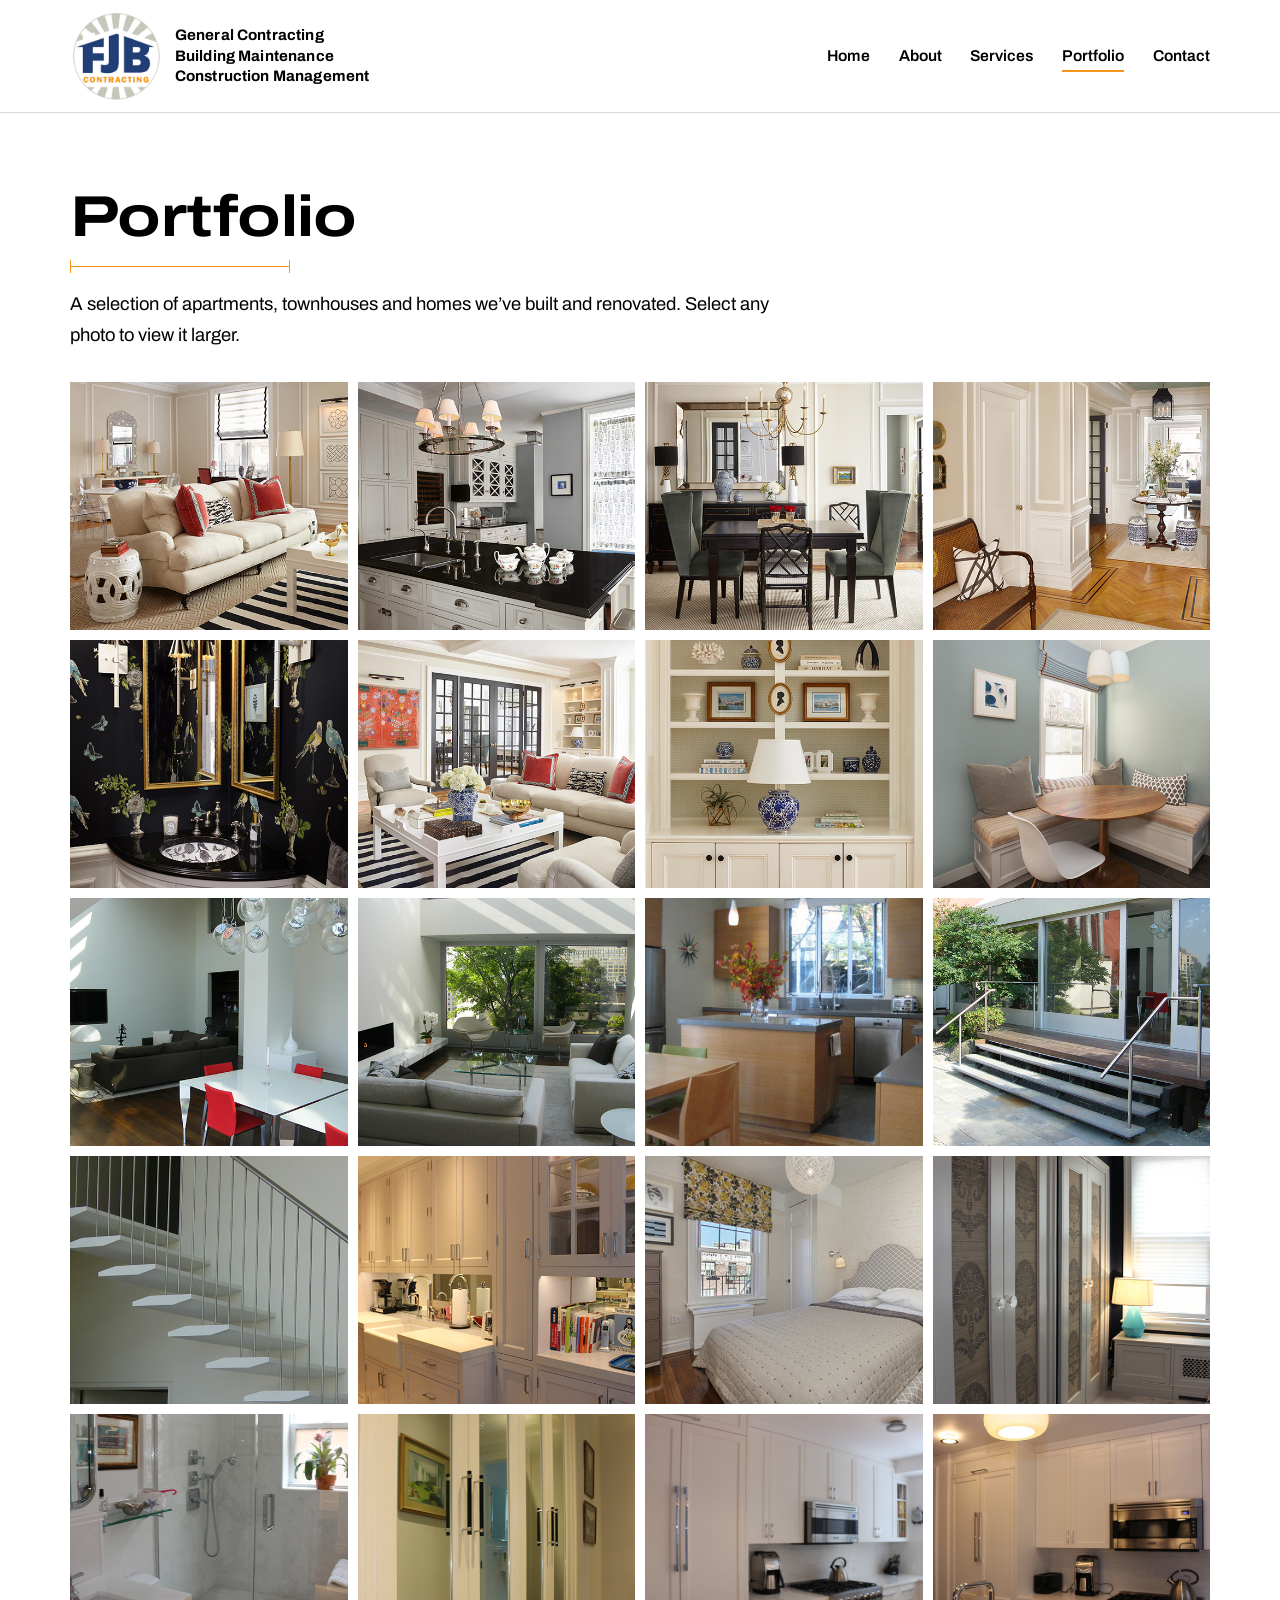
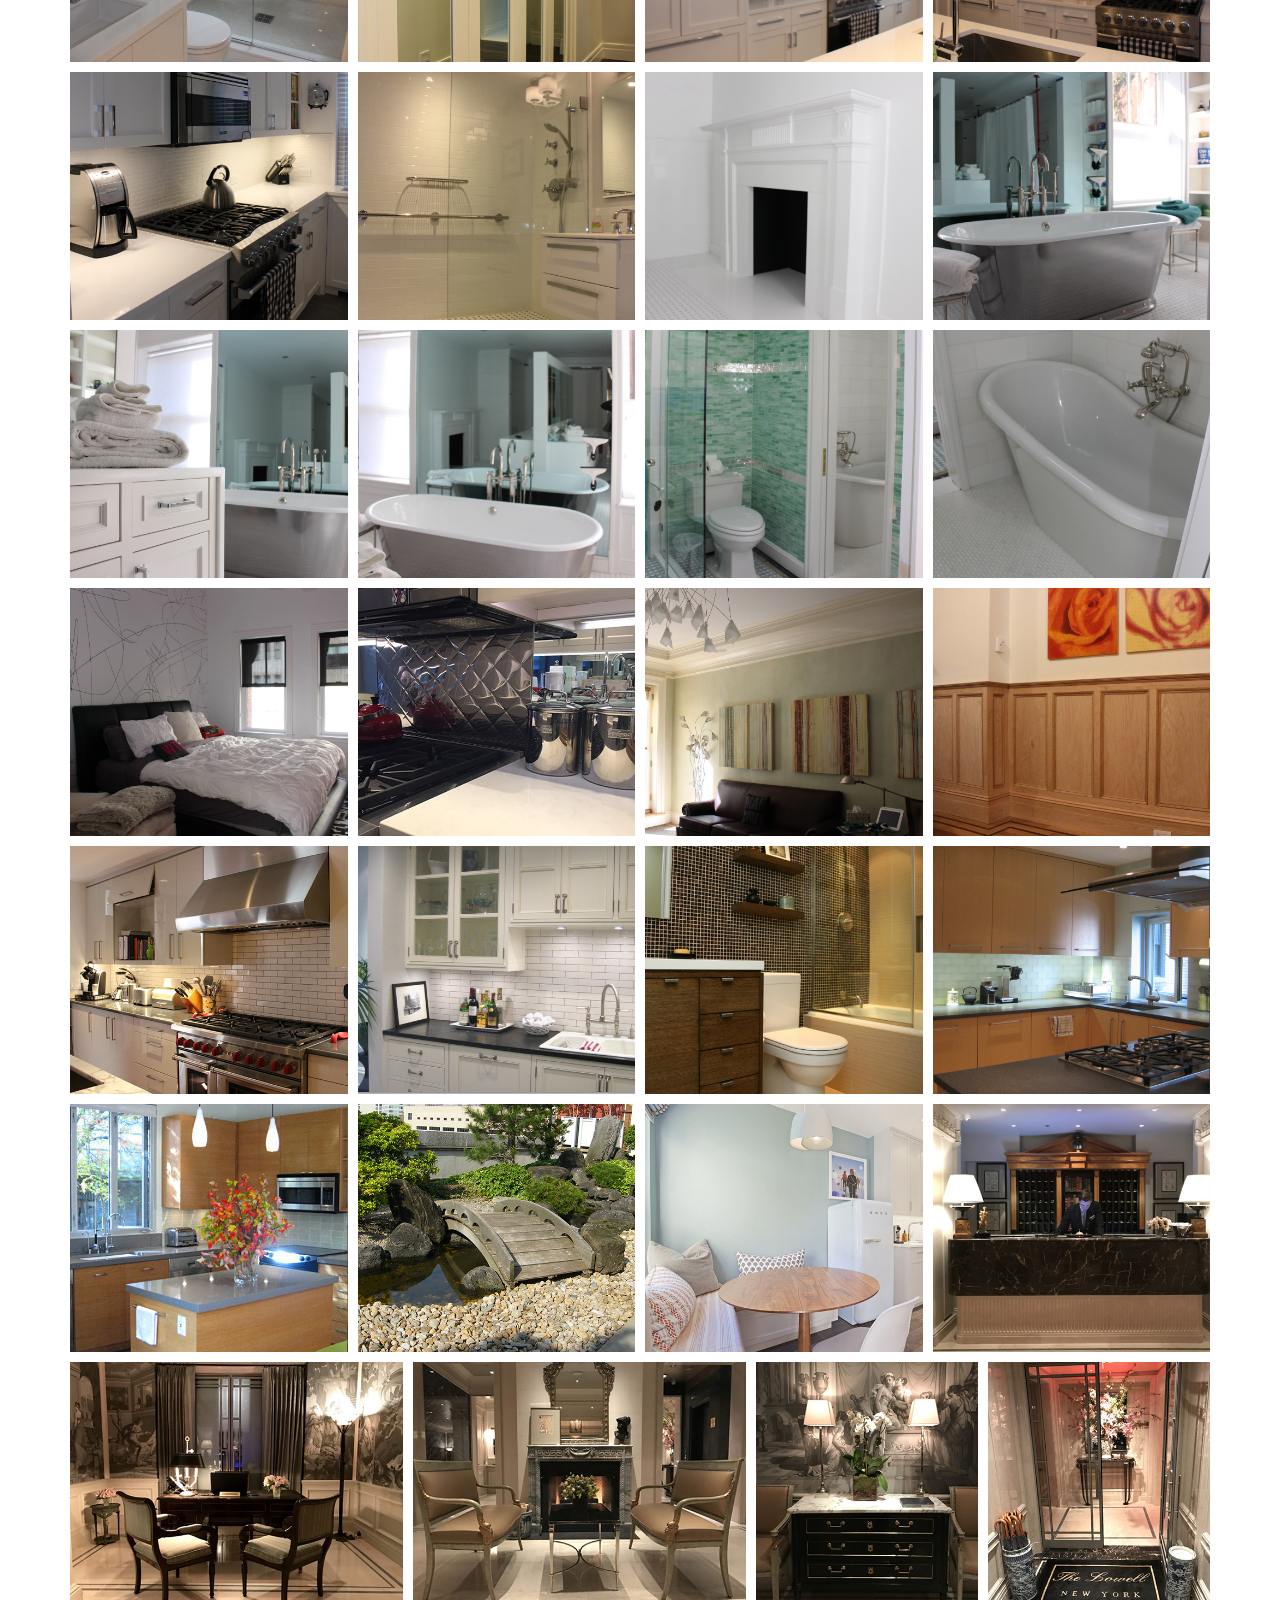
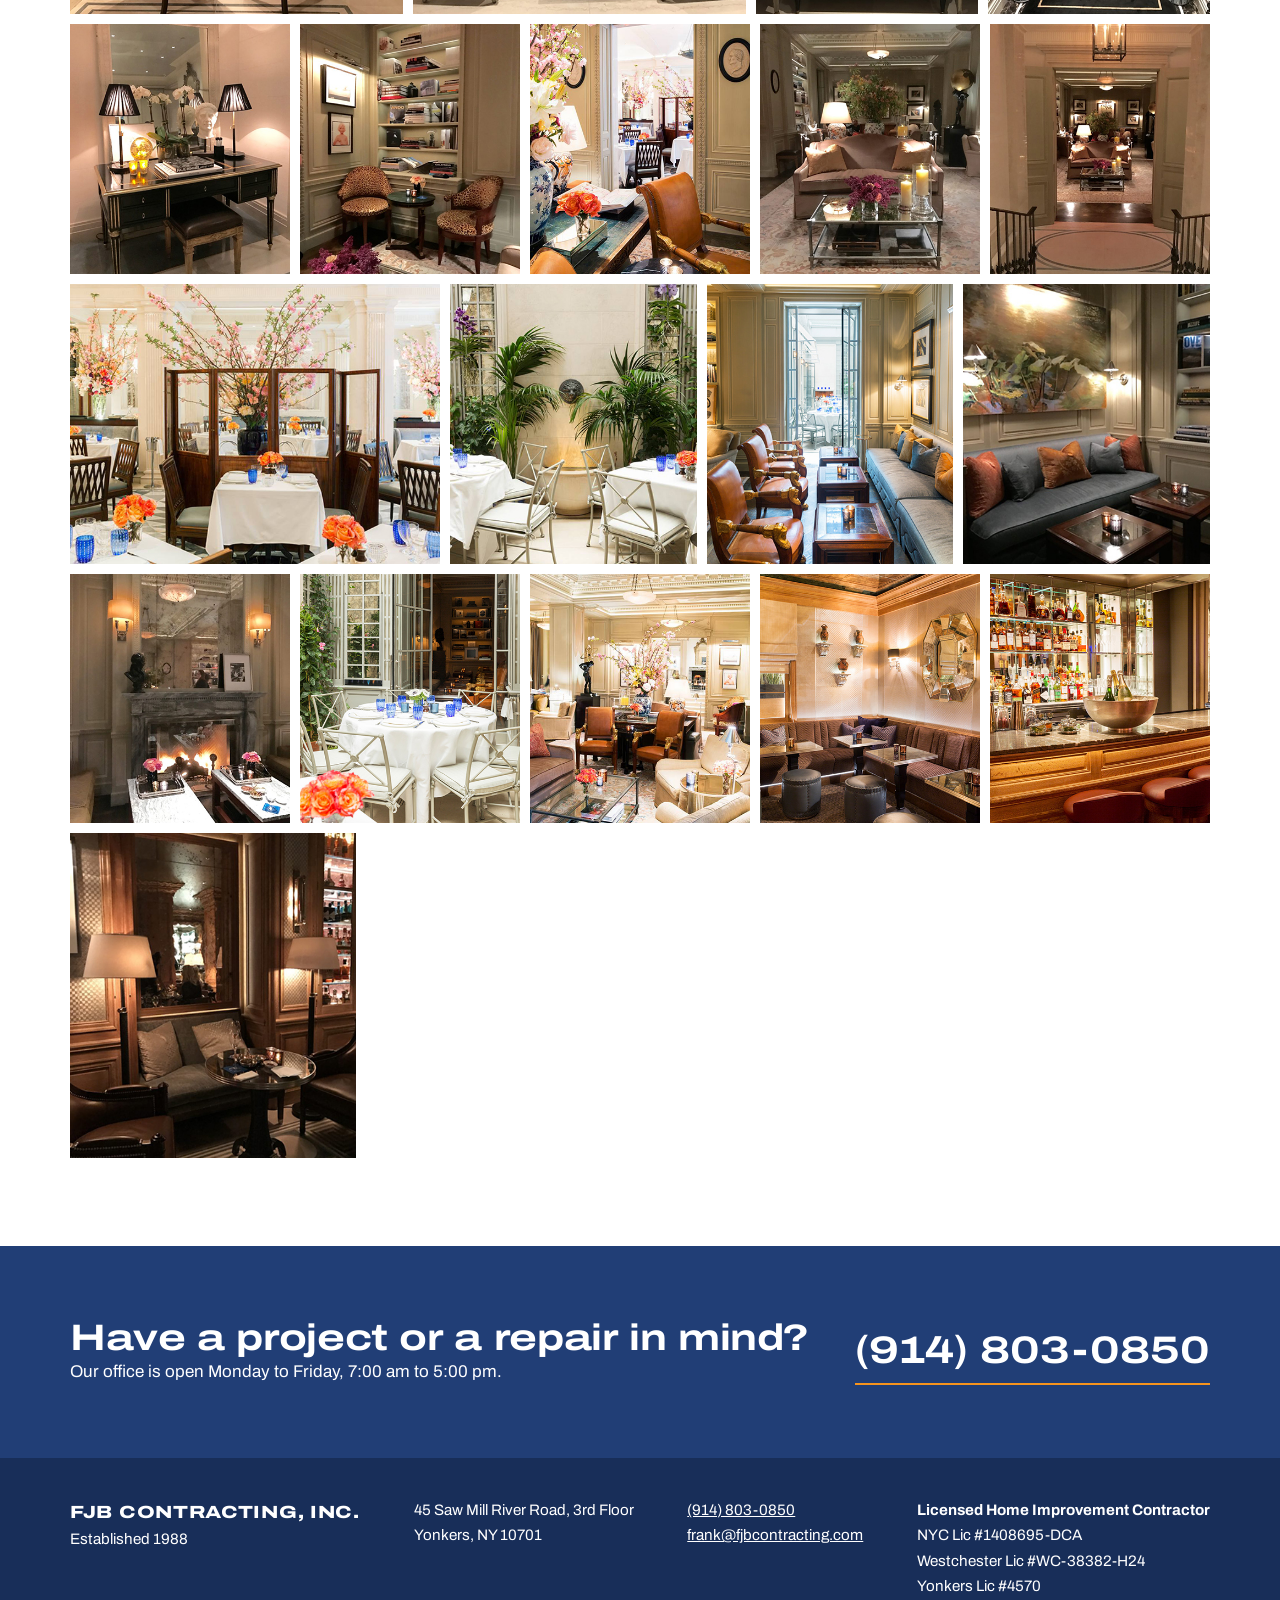
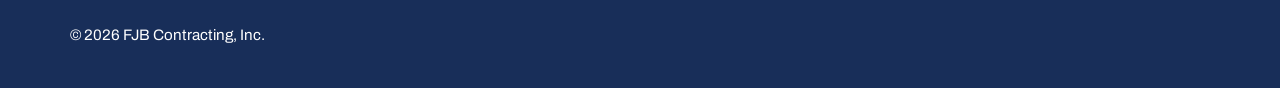
<file: portfolio.html>
<!doctype html>
<html lang="en">
<head>
<meta charset="utf-8">
<meta name="viewport" content="width=device-width, initial-scale=1, viewport-fit=cover">
<title>Portfolio | FJB Contracting</title>
<meta name="description" content="Photos of apartments, townhouses and homes built and renovated by FJB Contracting.">
<link rel="canonical" href="https://fjbcontracting.com/portfolio.html">
<link rel="preconnect" href="https://fonts.googleapis.com"><link rel="preconnect" href="https://fonts.gstatic.com" crossorigin><link rel="stylesheet" href="https://fonts.googleapis.com/css2?family=Archivo:wdth,wght@62..125,400..800&display=swap">
<link rel="stylesheet" href="css/style.css?v=2">
<link rel="icon" type="image/png" href="fjb-logo.png">
</head>
<body>
<a class="skip" href="#main">Skip to content</a>
<header class="site-header">
  <div class="wrap">
    <a class="brand" href="index.html">
      <img class="brand-logo" src="fjb-logo.png" alt="FJB Contracting" width="60" height="60">
      <span class="brand-sub">General Contracting<br>Building Maintenance<br>Construction Management</span>
    </a>
    <button class="nav-toggle" type="button" aria-controls="site-nav" aria-expanded="false">Menu</button>
    <nav class="nav" id="site-nav" aria-label="Main"><ul><li><a href="index.html">Home</a></li><li><a href="about.html">About</a></li><li><a href="services.html">Services</a></li><li><a href="portfolio.html" aria-current="page">Portfolio</a></li><li><a href="contacts.html">Contact</a></li></ul></nav>
  </div>
</header>
<main id="main">
<section class="page-head">
  <div class="wrap">
    <h1>Portfolio</h1>
    <span class="dim" aria-hidden="true"></span>
    <p>A selection of apartments, townhouses and homes we&rsquo;ve built and renovated. Select any photo to view it larger.</p>
  </div>
</section>
<section class="section" style="padding-top:2rem">
  <div class="wrap">
    <div class="rows" data-lightbox><a href="page4-img100.jpg" style="--w:508;--h:454"><img src="page4-img100.jpg" width="508" height="454" alt="FJB Contracting project photo 1" loading="lazy" decoding="async"></a><a href="page4-img101.jpg" style="--w:508;--h:454"><img src="page4-img101.jpg" width="508" height="454" alt="FJB Contracting project photo 2" loading="lazy" decoding="async"></a><a href="page4-img102.jpg" style="--w:508;--h:454"><img src="page4-img102.jpg" width="508" height="454" alt="FJB Contracting project photo 3" loading="lazy" decoding="async"></a><a href="page4-img103.jpg" style="--w:508;--h:454"><img src="page4-img103.jpg" width="508" height="454" alt="FJB Contracting project photo 4" loading="lazy" decoding="async"></a><a href="page4-img104.jpg" style="--w:508;--h:454"><img src="page4-img104.jpg" width="508" height="454" alt="FJB Contracting project photo 5" loading="lazy" decoding="async"></a><a href="page4-img105.jpg" style="--w:508;--h:454"><img src="page4-img105.jpg" width="508" height="454" alt="FJB Contracting project photo 6" loading="lazy" decoding="async"></a><a href="page4-img106.jpg" style="--w:508;--h:454"><img src="page4-img106.jpg" width="508" height="454" alt="FJB Contracting project photo 7" loading="lazy" decoding="async"></a><a href="page4-img129.jpg" style="--w:508;--h:454"><img src="page4-img129.jpg" width="508" height="454" alt="FJB Contracting project photo 8" loading="lazy" decoding="async"></a><a href="page4-img9.jpg" style="--w:508;--h:454"><img src="page4-img9.jpg" width="508" height="454" alt="FJB Contracting project photo 9" loading="lazy" decoding="async"></a><a href="page4-img10.jpg" style="--w:508;--h:454"><img src="page4-img10.jpg" width="508" height="454" alt="FJB Contracting project photo 10" loading="lazy" decoding="async"></a><a href="page4-img11.jpg" style="--w:508;--h:454"><img src="page4-img11.jpg" width="508" height="454" alt="FJB Contracting project photo 11" loading="lazy" decoding="async"></a><a href="page4-img12.jpg" style="--w:508;--h:454"><img src="page4-img12.jpg" width="508" height="454" alt="FJB Contracting project photo 12" loading="lazy" decoding="async"></a><a href="page4-img13.jpg" style="--w:508;--h:454"><img src="page4-img13.jpg" width="508" height="454" alt="FJB Contracting project photo 13" loading="lazy" decoding="async"></a><a href="page4-img33.jpg" style="--w:508;--h:454"><img src="page4-img33.jpg" width="508" height="454" alt="FJB Contracting project photo 14" loading="lazy" decoding="async"></a><a href="page4-img128.jpg" style="--w:508;--h:454"><img src="page4-img128.jpg" width="508" height="454" alt="FJB Contracting project photo 15" loading="lazy" decoding="async"></a><a href="page4-img35.jpg" style="--w:508;--h:454"><img src="page4-img35.jpg" width="508" height="454" alt="FJB Contracting project photo 16" loading="lazy" decoding="async"></a><a href="page4-img36.jpg" style="--w:508;--h:454"><img src="page4-img36.jpg" width="508" height="454" alt="FJB Contracting project photo 17" loading="lazy" decoding="async"></a><a href="page4-img37.jpg" style="--w:508;--h:454"><img src="page4-img37.jpg" width="508" height="454" alt="FJB Contracting project photo 18" loading="lazy" decoding="async"></a><a href="page4-img38.jpg" style="--w:508;--h:454"><img src="page4-img38.jpg" width="508" height="454" alt="FJB Contracting project photo 19" loading="lazy" decoding="async"></a><a href="page4-img40.jpg" style="--w:508;--h:454"><img src="page4-img40.jpg" width="508" height="454" alt="FJB Contracting project photo 20" loading="lazy" decoding="async"></a><a href="page4-img44.jpg" style="--w:508;--h:454"><img src="page4-img44.jpg" width="508" height="454" alt="FJB Contracting project photo 21" loading="lazy" decoding="async"></a><a href="page4-img45.jpg" style="--w:508;--h:454"><img src="page4-img45.jpg" width="508" height="454" alt="FJB Contracting project photo 22" loading="lazy" decoding="async"></a><a href="page4-img46.jpg" style="--w:508;--h:454"><img src="page4-img46.jpg" width="508" height="454" alt="FJB Contracting project photo 23" loading="lazy" decoding="async"></a><a href="page4-img47.jpg" style="--w:508;--h:454"><img src="page4-img47.jpg" width="508" height="454" alt="FJB Contracting project photo 24" loading="lazy" decoding="async"></a><a href="page4-img48.jpg" style="--w:508;--h:454"><img src="page4-img48.jpg" width="508" height="454" alt="FJB Contracting project photo 25" loading="lazy" decoding="async"></a><a href="page4-img49.jpg" style="--w:508;--h:454"><img src="page4-img49.jpg" width="508" height="454" alt="FJB Contracting project photo 26" loading="lazy" decoding="async"></a><a href="page4-img50.jpg" style="--w:508;--h:454"><img src="page4-img50.jpg" width="508" height="454" alt="FJB Contracting project photo 27" loading="lazy" decoding="async"></a><a href="page4-img51.jpg" style="--w:508;--h:454"><img src="page4-img51.jpg" width="508" height="454" alt="FJB Contracting project photo 28" loading="lazy" decoding="async"></a><a href="page4-img52.jpg" style="--w:508;--h:454"><img src="page4-img52.jpg" width="508" height="454" alt="FJB Contracting project photo 29" loading="lazy" decoding="async"></a><a href="page4-img60.jpg" style="--w:508;--h:454"><img src="page4-img60.jpg" width="508" height="454" alt="FJB Contracting project photo 30" loading="lazy" decoding="async"></a><a href="page4-img56.jpg" style="--w:508;--h:454"><img src="page4-img56.jpg" width="508" height="454" alt="FJB Contracting project photo 31" loading="lazy" decoding="async"></a><a href="page4-img57.jpg" style="--w:508;--h:454"><img src="page4-img57.jpg" width="508" height="454" alt="FJB Contracting project photo 32" loading="lazy" decoding="async"></a><a href="page4-img58.jpg" style="--w:508;--h:454"><img src="page4-img58.jpg" width="508" height="454" alt="FJB Contracting project photo 33" loading="lazy" decoding="async"></a><a href="page4-img1.jpg" style="--w:508;--h:454"><img src="page4-img1.jpg" width="508" height="454" alt="FJB Contracting project photo 34" loading="lazy" decoding="async"></a><a href="page4-img2.jpg" style="--w:508;--h:454"><img src="page4-img2.jpg" width="508" height="454" alt="FJB Contracting project photo 35" loading="lazy" decoding="async"></a><a href="page4-img4.jpg" style="--w:508;--h:454"><img src="page4-img4.jpg" width="508" height="454" alt="FJB Contracting project photo 36" loading="lazy" decoding="async"></a><a href="page4-img5.jpg" style="--w:508;--h:454"><img src="page4-img5.jpg" width="508" height="454" alt="FJB Contracting project photo 37" loading="lazy" decoding="async"></a><a href="page4-img8.jpg" style="--w:508;--h:454"><img src="page4-img8.jpg" width="508" height="454" alt="FJB Contracting project photo 38" loading="lazy" decoding="async"></a><a href="page4-img127.jpg" style="--w:508;--h:454"><img src="page4-img127.jpg" width="508" height="454" alt="FJB Contracting project photo 39" loading="lazy" decoding="async"></a><a href="page4-img700.jpg" style="--w:508;--h:454"><img src="page4-img700.jpg" width="508" height="454" alt="FJB Contracting project photo 40" loading="lazy" decoding="async"></a><a href="page4-img701.jpg" style="--w:600;--h:454"><img src="page4-img701.jpg" width="600" height="454" alt="FJB Contracting project photo 41" loading="lazy" decoding="async"></a><a href="page4-img702.jpg" style="--w:600;--h:454"><img src="page4-img702.jpg" width="600" height="454" alt="FJB Contracting project photo 42" loading="lazy" decoding="async"></a><a href="page4-img703.jpg" style="--w:400;--h:454"><img src="page4-img703.jpg" width="400" height="454" alt="FJB Contracting project photo 43" loading="lazy" decoding="async"></a><a href="page4-img704.jpg" style="--w:400;--h:454"><img src="page4-img704.jpg" width="400" height="454" alt="FJB Contracting project photo 44" loading="lazy" decoding="async"></a><a href="page4-img705.jpg" style="--w:400;--h:454"><img src="page4-img705.jpg" width="400" height="454" alt="FJB Contracting project photo 45" loading="lazy" decoding="async"></a><a href="page4-img706.jpg" style="--w:400;--h:454"><img src="page4-img706.jpg" width="400" height="454" alt="FJB Contracting project photo 46" loading="lazy" decoding="async"></a><a href="page4-img707.jpg" style="--w:400;--h:454"><img src="page4-img707.jpg" width="400" height="454" alt="FJB Contracting project photo 47" loading="lazy" decoding="async"></a><a href="page4-img708.jpg" style="--w:400;--h:454"><img src="page4-img708.jpg" width="400" height="454" alt="FJB Contracting project photo 48" loading="lazy" decoding="async"></a><a href="page4-img709.jpg" style="--w:400;--h:454"><img src="page4-img709.jpg" width="400" height="454" alt="FJB Contracting project photo 49" loading="lazy" decoding="async"></a><a href="page4-img720.jpg" style="--w:600;--h:454"><img src="page4-img720.jpg" width="600" height="454" alt="FJB Contracting project photo 50" loading="lazy" decoding="async"></a><a href="page4-img711.jpg" style="--w:400;--h:454"><img src="page4-img711.jpg" width="400" height="454" alt="FJB Contracting project photo 51" loading="lazy" decoding="async"></a><a href="page4-img712.jpg" style="--w:400;--h:454"><img src="page4-img712.jpg" width="400" height="454" alt="FJB Contracting project photo 52" loading="lazy" decoding="async"></a><a href="page4-img713.jpg" style="--w:400;--h:454"><img src="page4-img713.jpg" width="400" height="454" alt="FJB Contracting project photo 53" loading="lazy" decoding="async"></a><a href="page4-img714.jpg" style="--w:400;--h:454"><img src="page4-img714.jpg" width="400" height="454" alt="FJB Contracting project photo 54" loading="lazy" decoding="async"></a><a href="page4-img715.jpg" style="--w:400;--h:454"><img src="page4-img715.jpg" width="400" height="454" alt="FJB Contracting project photo 55" loading="lazy" decoding="async"></a><a href="page4-img716.jpg" style="--w:400;--h:454"><img src="page4-img716.jpg" width="400" height="454" alt="FJB Contracting project photo 56" loading="lazy" decoding="async"></a><a href="page4-img717.jpg" style="--w:400;--h:454"><img src="page4-img717.jpg" width="400" height="454" alt="FJB Contracting project photo 57" loading="lazy" decoding="async"></a><a href="page4-img718.jpg" style="--w:400;--h:454"><img src="page4-img718.jpg" width="400" height="454" alt="FJB Contracting project photo 58" loading="lazy" decoding="async"></a><a href="page4-img719.jpg" style="--w:400;--h:454"><img src="page4-img719.jpg" width="400" height="454" alt="FJB Contracting project photo 59" loading="lazy" decoding="async"></a></div>
  </div>
</section>
<section class="band">
  <div class="wrap">
    <div>
      <h2>Have a project or a repair in mind?</h2>
      <p>Our office is open Monday to Friday, 7:00 am to 5:00 pm.</p>
    </div>
    <a class="phone" href="tel:+19148030850">(914) 803-0850</a>
  </div>
</section>
</main>
<footer class="site-footer">
  <div class="wrap">
    <div>
      <p class="footer-brand">FJB CONTRACTING, INC.</p>
      <p>Established 1988</p>
    </div>
    <div>
      <p>45 Saw Mill River Road, 3rd Floor</p>
      <p>Yonkers, NY 10701</p>
    </div>
    <div>
      <p><a href="tel:+19148030850">(914) 803-0850</a></p>
      <p><a href="mailto:frank@fjbcontracting.com">frank@fjbcontracting.com</a></p>
    </div>
    <div>
      <p><strong>Licensed Home Improvement Contractor</strong></p>
      <p>NYC Lic #1408695-DCA</p>
      <p>Westchester Lic #WC-38382-H24</p>
      <p>Yonkers Lic #4570</p>
    </div>
    <div>
      <p>&copy; <span data-year>2026</span> FJB Contracting, Inc.</p>
    </div>
  </div>
</footer>
<script src="js/site.js?v=2"></script>
</body>
</html>
</file>
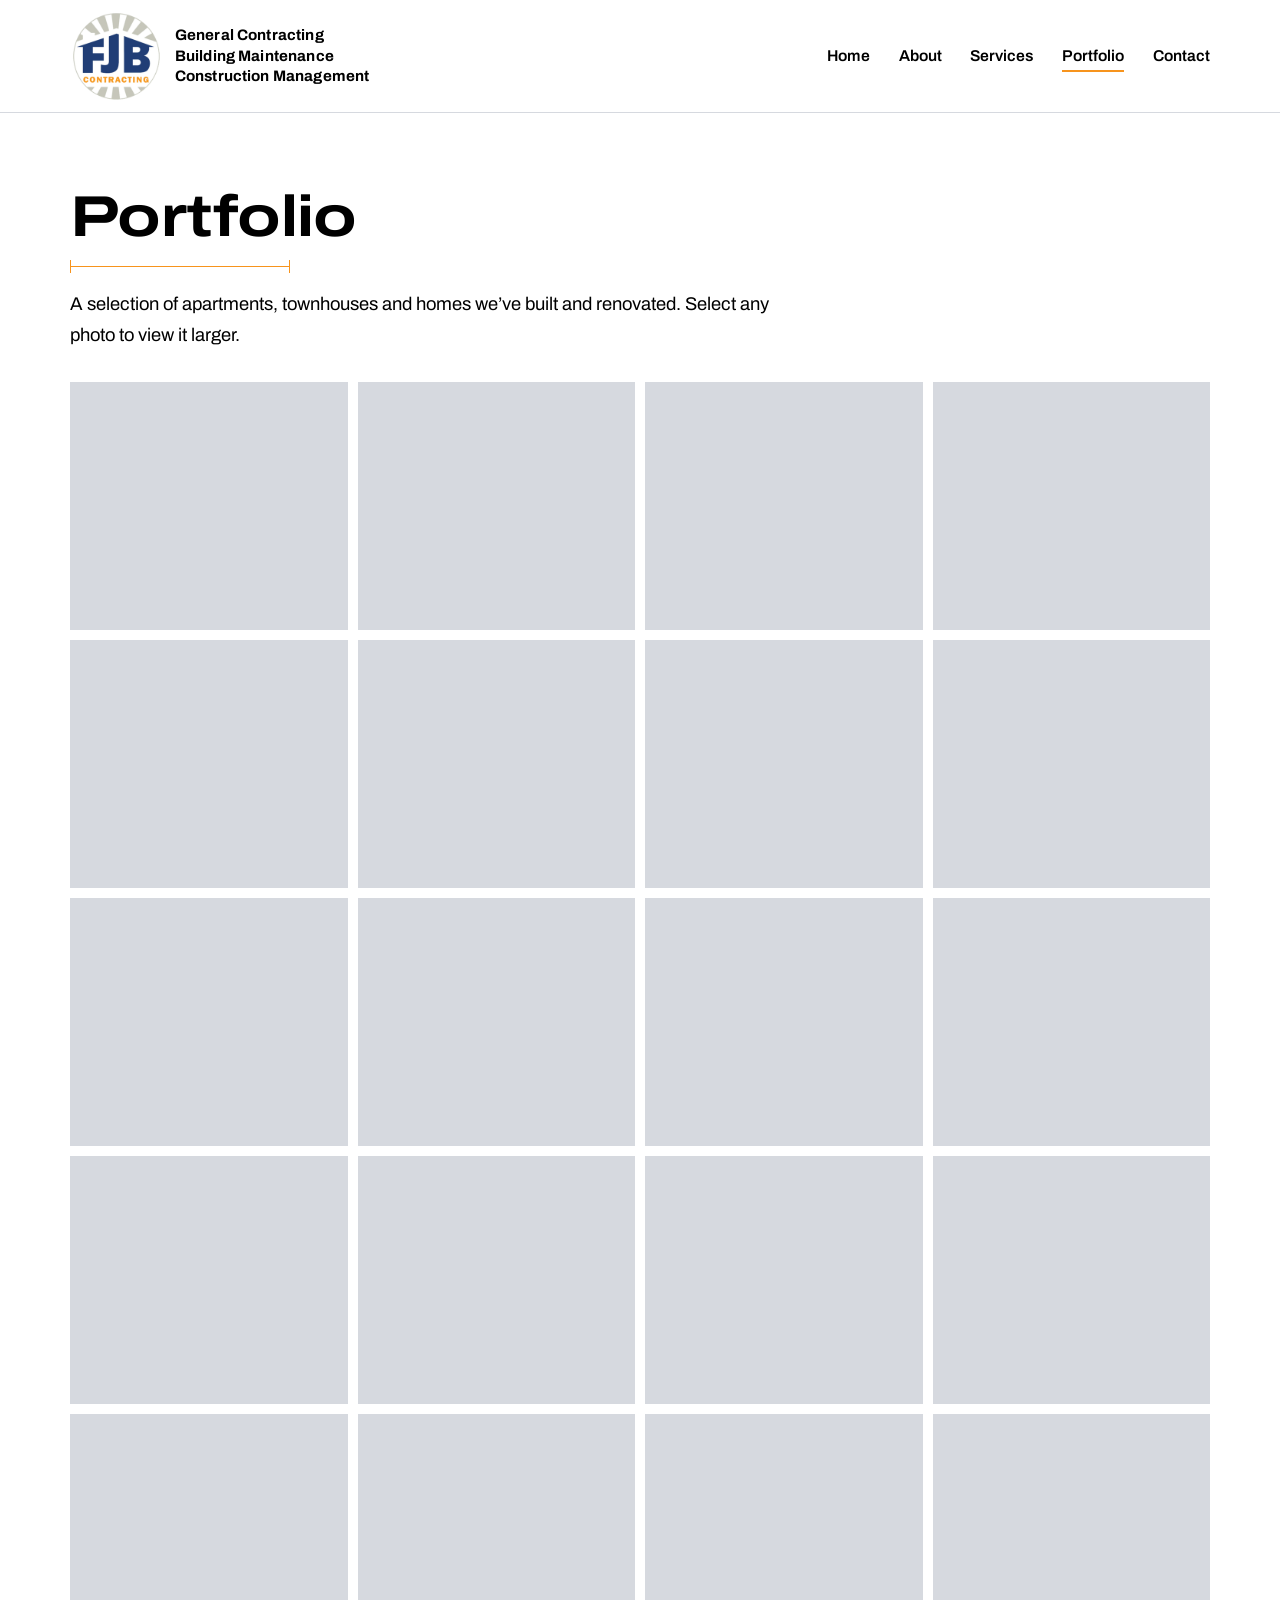
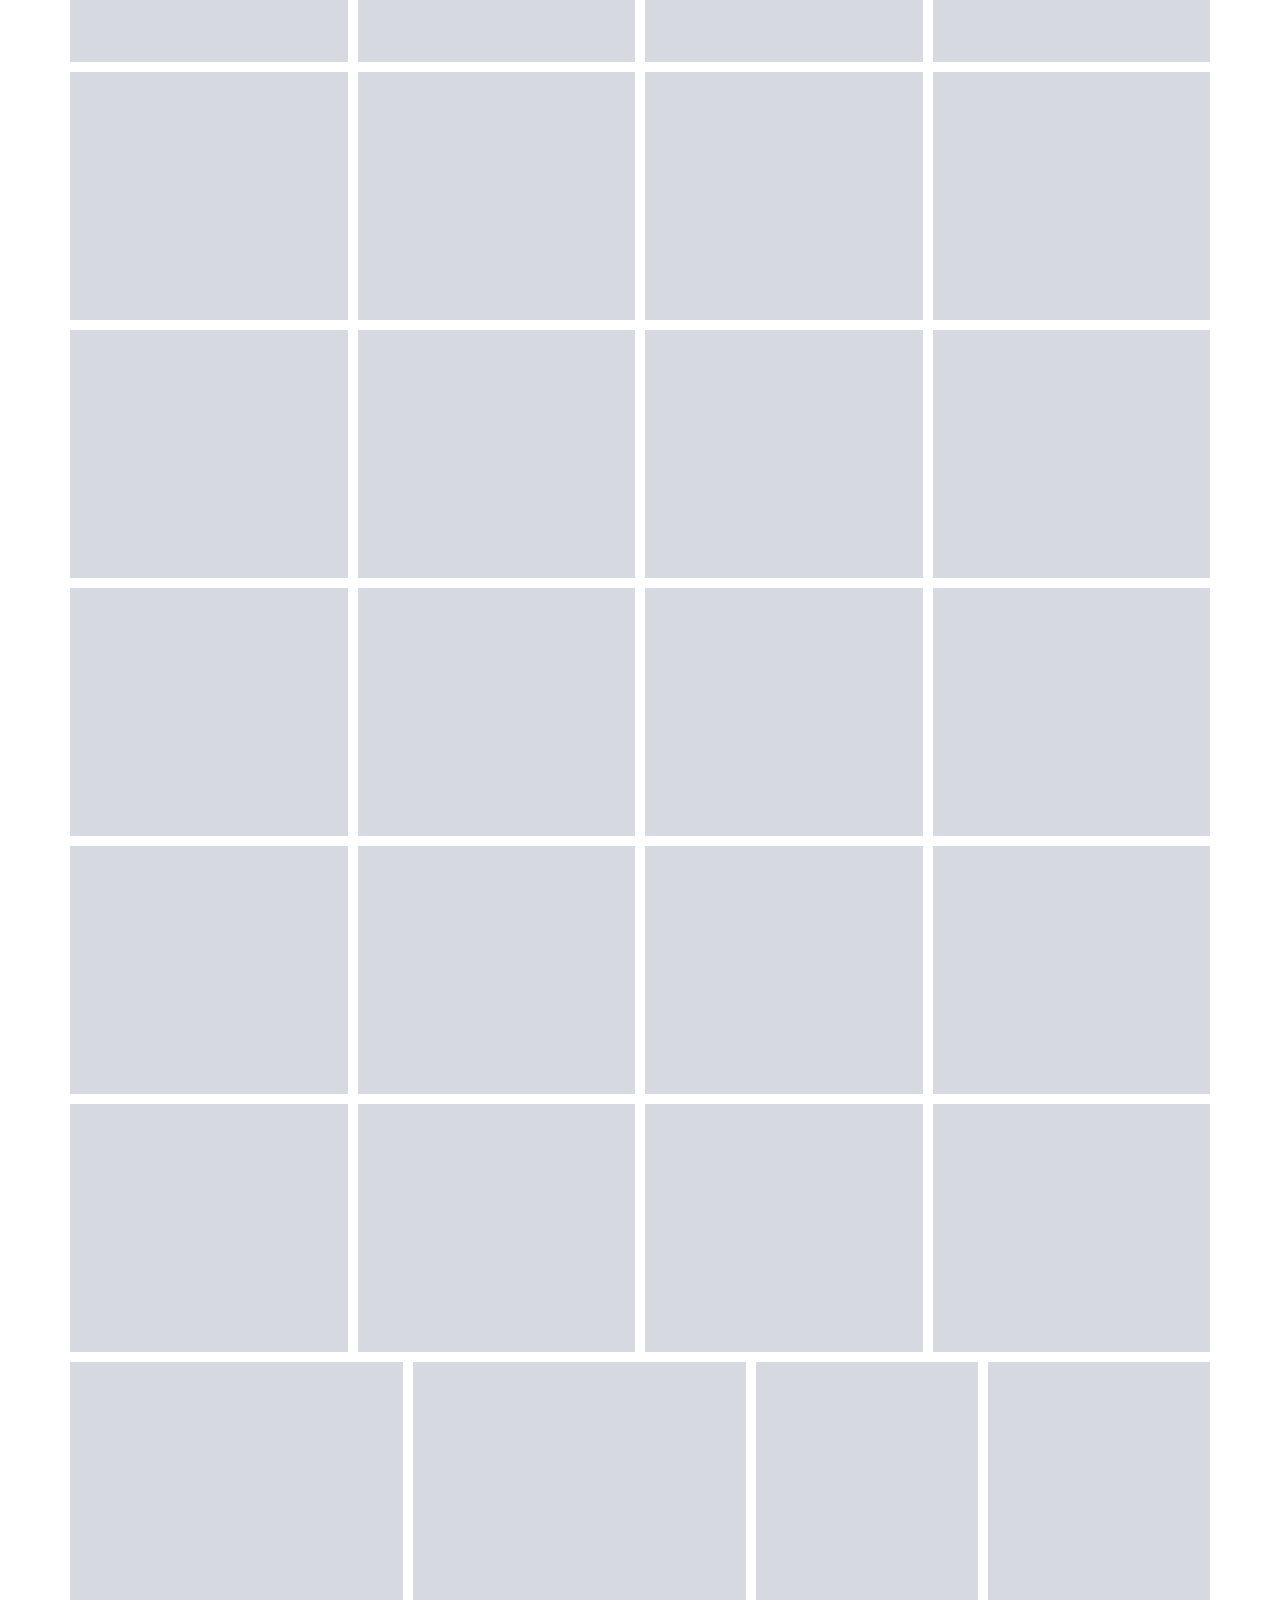
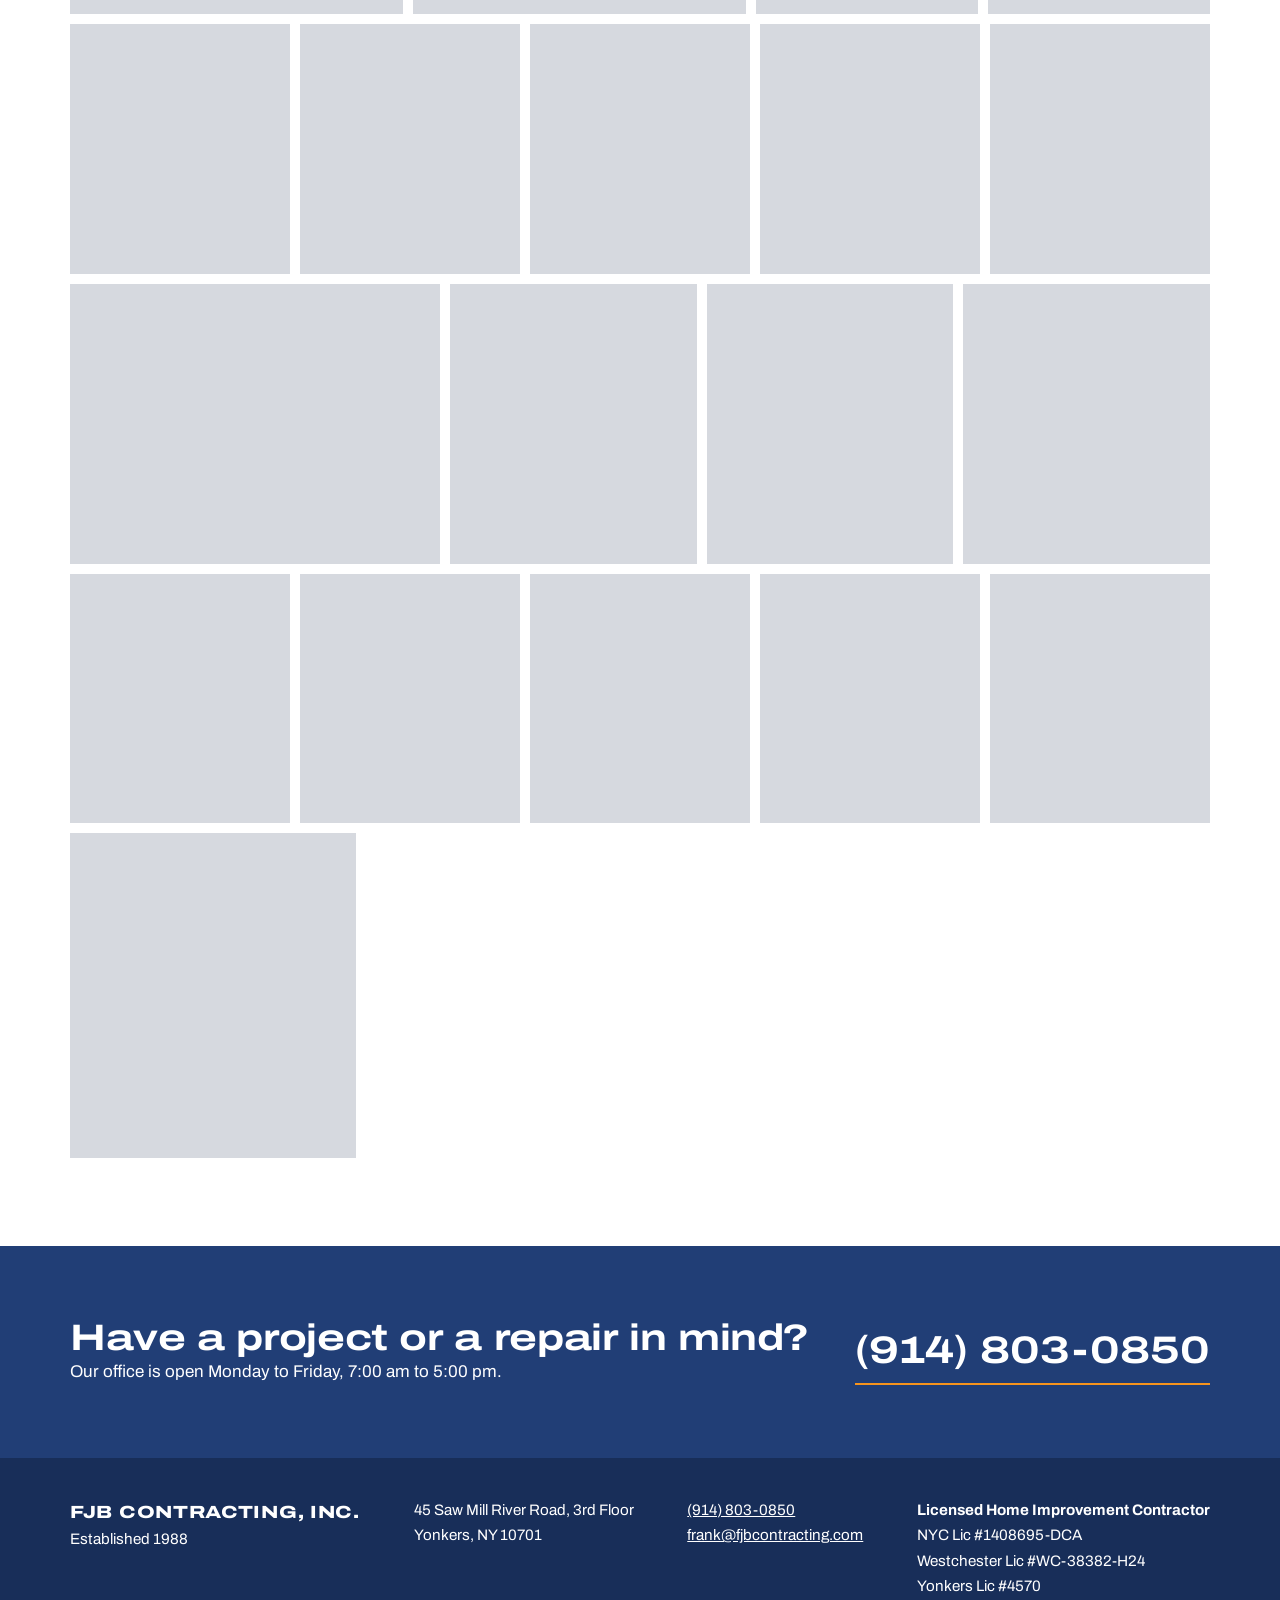
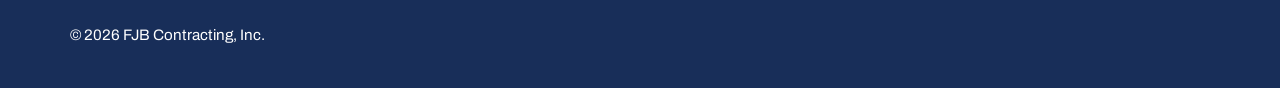
<file: portfolio2.html>
<!doctype html><html lang="en"><head><meta charset="utf-8"><meta http-equiv="refresh" content="0; url=portfolio.html"><link rel="canonical" href="https://fjbcontracting.com/portfolio.html"><title>Portfolio | FJB Contracting</title></head><body><p><a href="portfolio.html">Go to the portfolio</a></p></body></html>
</file>
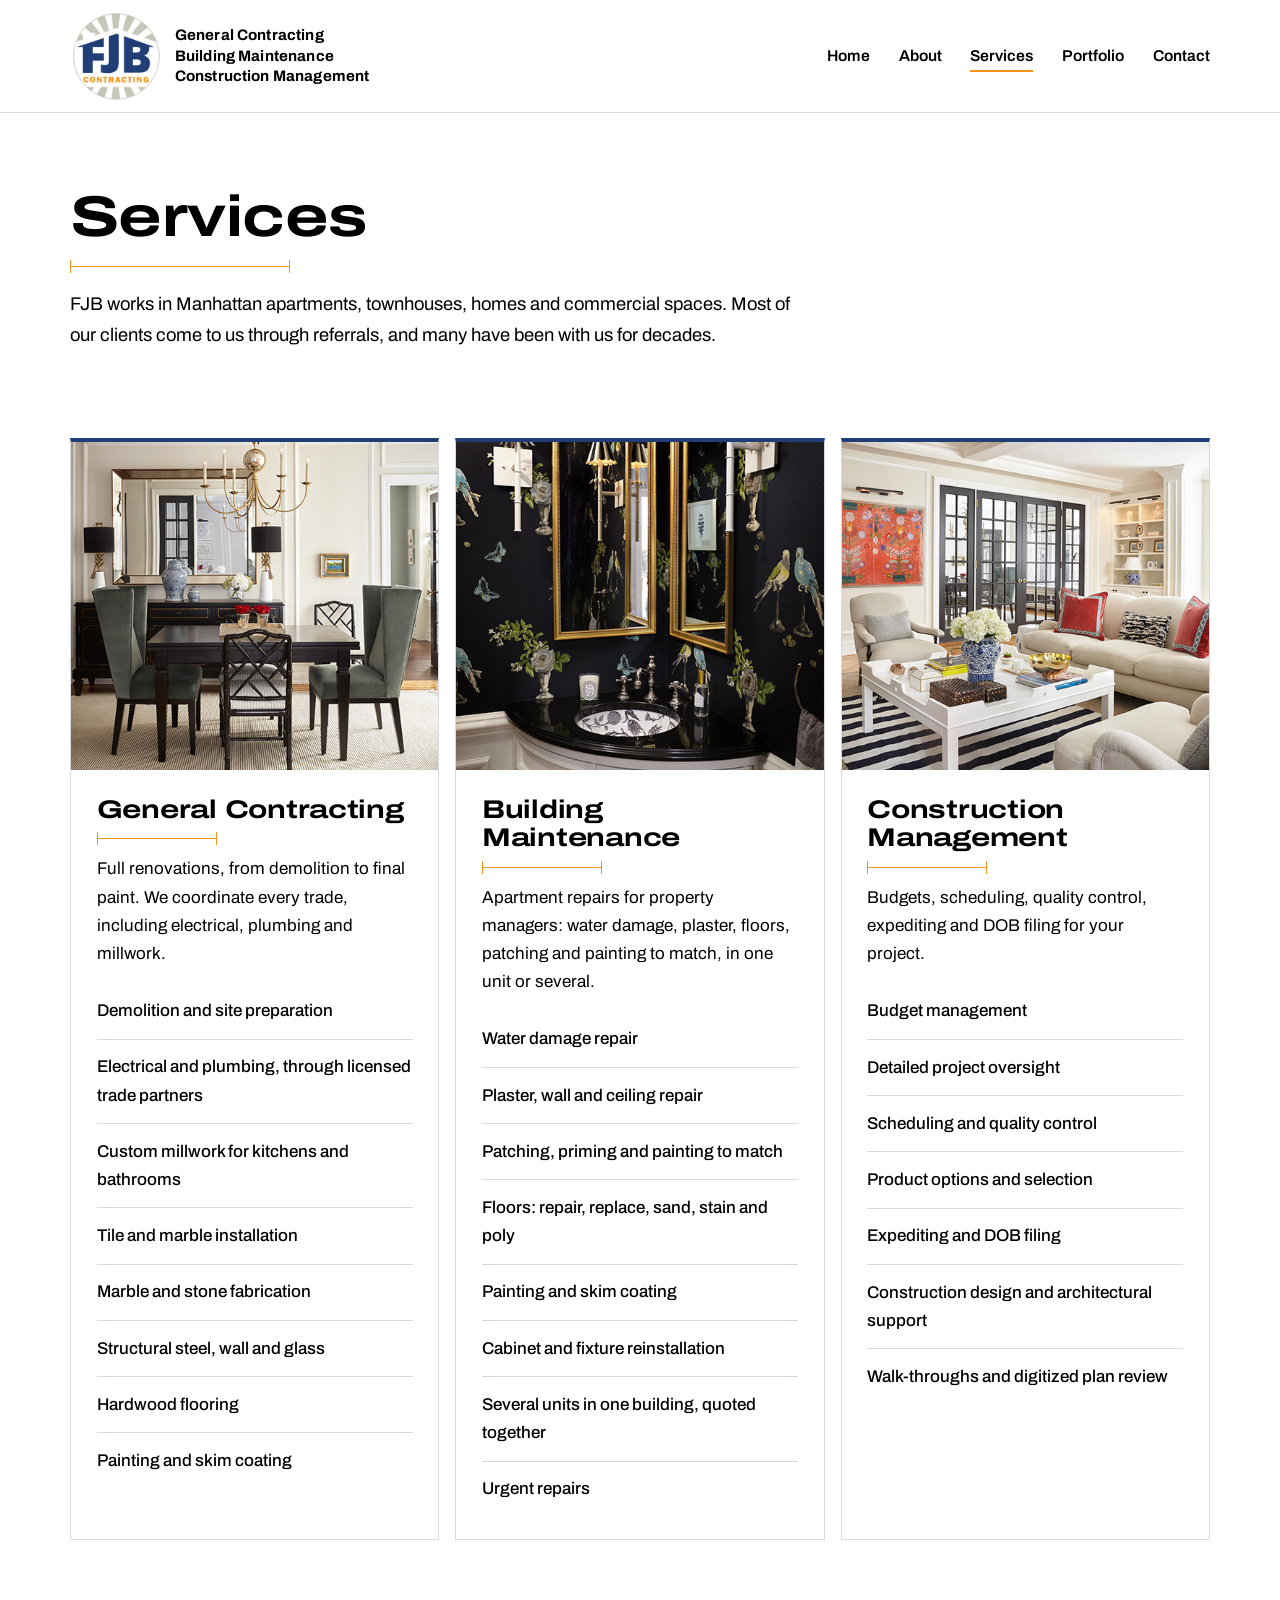
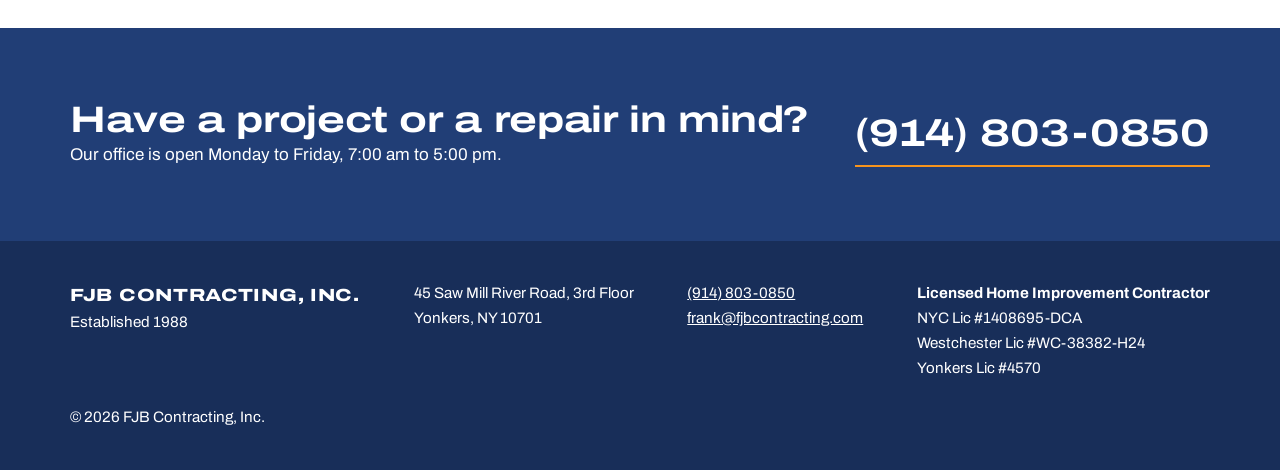
<file: services.html>
<!doctype html>
<html lang="en">
<head>
<meta charset="utf-8">
<meta name="viewport" content="width=device-width, initial-scale=1, viewport-fit=cover">
<title>Services | FJB Contracting</title>
<meta name="description" content="Construction management, general contracting, DOB filing, custom millwork and interior remodeling in Manhattan.">
<link rel="canonical" href="https://fjbcontracting.com/services.html">
<link rel="preconnect" href="https://fonts.googleapis.com"><link rel="preconnect" href="https://fonts.gstatic.com" crossorigin><link rel="stylesheet" href="https://fonts.googleapis.com/css2?family=Archivo:wdth,wght@62..125,400..800&display=swap">
<link rel="stylesheet" href="css/style.css?v=2">
<link rel="icon" type="image/png" href="fjb-logo.png">
</head>
<body>
<a class="skip" href="#main">Skip to content</a>
<header class="site-header">
  <div class="wrap">
    <a class="brand" href="index.html">
      <img class="brand-logo" src="fjb-logo.png" alt="FJB Contracting" width="60" height="60">
      <span class="brand-sub">General Contracting<br>Building Maintenance<br>Construction Management</span>
    </a>
    <button class="nav-toggle" type="button" aria-controls="site-nav" aria-expanded="false">Menu</button>
    <nav class="nav" id="site-nav" aria-label="Main"><ul><li><a href="index.html">Home</a></li><li><a href="about.html">About</a></li><li><a href="services.html" aria-current="page">Services</a></li><li><a href="portfolio.html">Portfolio</a></li><li><a href="contacts.html">Contact</a></li></ul></nav>
  </div>
</header>
<main id="main">
<section class="page-head">
  <div class="wrap">
    <h1>Services</h1>
    <span class="dim" aria-hidden="true"></span>
    <p>FJB works in Manhattan apartments, townhouses, homes and commercial spaces. Most of our clients come to us through referrals, and many have been with us for decades.</p>
  </div>
</section>
<section class="section">
  <div class="wrap service-groups">
    <div class="service-group" id="general-contracting">
      <img class="service-photo" src="page4-img102.jpg" width="508" height="454" alt="Renovation by FJB Contracting" loading="lazy">
      <div class="service-body">
        <h2>General Contracting</h2>
        <span class="dim" aria-hidden="true"></span>
        <p class="service-desc">Full renovations, from demolition to final paint. We coordinate every trade, including electrical, plumbing and millwork.</p>
        <ul class="service-list"><li>Demolition and site preparation</li><li>Electrical and plumbing, through licensed trade partners</li><li>Custom millwork for kitchens and bathrooms</li><li>Tile and marble installation</li><li>Marble and stone fabrication</li><li>Structural steel, wall and glass</li><li>Hardwood flooring</li><li>Painting and skim coating</li></ul>
      </div>
    </div>
    <div class="service-group" id="building-maintenance">
      <img class="service-photo" src="page4-img104.jpg" width="508" height="454" alt="Interior repair by FJB Contracting" loading="lazy">
      <div class="service-body">
        <h2>Building Maintenance</h2>
        <span class="dim" aria-hidden="true"></span>
        <p class="service-desc">Apartment repairs for property managers: water damage, plaster, floors, patching and painting to match, in one unit or several.</p>
        <ul class="service-list"><li>Water damage repair</li><li>Plaster, wall and ceiling repair</li><li>Patching, priming and painting to match</li><li>Floors: repair, replace, sand, stain and poly</li><li>Painting and skim coating</li><li>Cabinet and fixture reinstallation</li><li>Several units in one building, quoted together</li><li>Urgent repairs</li></ul>
      </div>
    </div>
    <div class="service-group" id="construction-management">
      <img class="service-photo" src="page4-img105.jpg" width="508" height="454" alt="Project managed by FJB Contracting" loading="lazy">
      <div class="service-body">
        <h2>Construction Management</h2>
        <span class="dim" aria-hidden="true"></span>
        <p class="service-desc">Budgets, scheduling, quality control, expediting and DOB filing for your project.</p>
        <ul class="service-list"><li>Budget management</li><li>Detailed project oversight</li><li>Scheduling and quality control</li><li>Product options and selection</li><li>Expediting and DOB filing</li><li>Construction design and architectural support</li><li>Walk-throughs and digitized plan review</li></ul>
      </div>
    </div>
  </div>
</section>
<section class="band">
  <div class="wrap">
    <div>
      <h2>Have a project or a repair in mind?</h2>
      <p>Our office is open Monday to Friday, 7:00 am to 5:00 pm.</p>
    </div>
    <a class="phone" href="tel:+19148030850">(914) 803-0850</a>
  </div>
</section>
</main>
<footer class="site-footer">
  <div class="wrap">
    <div>
      <p class="footer-brand">FJB CONTRACTING, INC.</p>
      <p>Established 1988</p>
    </div>
    <div>
      <p>45 Saw Mill River Road, 3rd Floor</p>
      <p>Yonkers, NY 10701</p>
    </div>
    <div>
      <p><a href="tel:+19148030850">(914) 803-0850</a></p>
      <p><a href="mailto:frank@fjbcontracting.com">frank@fjbcontracting.com</a></p>
    </div>
    <div>
      <p><strong>Licensed Home Improvement Contractor</strong></p>
      <p>NYC Lic #1408695-DCA</p>
      <p>Westchester Lic #WC-38382-H24</p>
      <p>Yonkers Lic #4570</p>
    </div>
    <div>
      <p>&copy; <span data-year>2026</span> FJB Contracting, Inc.</p>
    </div>
  </div>
</footer>
<script src="js/site.js?v=2"></script>
</body>
</html>
</file>
<file: css/style.css>
/* Layout concept: architectural drawing sheet. White paper, black ink, navy bands
   from the FJB logo, orange dimension lines as the one recurring mark. */
:root {
  --paper: #ffffff;
  --ink: #000000;
  --walnut: #213e76;
  --walnut-deep: #182e59;
  --brass: #f7941d;
  --line: #d6d9df;
  --white: #ffffff;
  --display: "Archivo", "Helvetica Neue", Arial, sans-serif;
  --body: "Archivo", "Helvetica Neue", Arial, sans-serif;
  --wrap: 1180px;
  color-scheme: light;
}

*, *::before, *::after { box-sizing: border-box; }
html { -webkit-text-size-adjust: 100%; scroll-behavior: smooth; }
body {
  margin: 0;
  background: var(--paper);
  color: var(--ink);
  font-family: var(--body);
  font-variation-settings: "wdth" 100;
  font-size: 1.0625rem;
  line-height: 1.65;
}
img { max-width: 100%; display: block; }
a { color: var(--ink); }
a:focus-visible, button:focus-visible, input:focus-visible, textarea:focus-visible {
  outline: 3px solid var(--brass);
  outline-offset: 3px;
}

.wrap {
  max-width: var(--wrap);
  margin: 0 auto;
  padding-left: max(20px, env(safe-area-inset-left, 0px));
  padding-right: max(20px, env(safe-area-inset-right, 0px));
}

h1, h2, h3 {
  font-family: var(--display);
  font-variation-settings: "wdth" 125;
  font-weight: 700;
  line-height: 1.1;
  letter-spacing: -0.01em;
  text-wrap: balance;
  margin: 0;
}
h1 { font-size: clamp(2.1rem, 5vw, 3.6rem); }
h2 { font-size: clamp(1.6rem, 3.2vw, 2.3rem); }
h3 { font-size: 1.15rem; font-variation-settings: "wdth" 112; }
p { margin: 0; max-width: 66ch; }

/* Dimension line: the one recurring mark, borrowed from shop drawings */
.dim {
  position: relative;
  display: block;
  width: min(220px, 60%);
  height: 1px;
  background: var(--brass);
  margin: 1.1rem 0 1.4rem;
}
.dim::before, .dim::after {
  content: "";
  position: absolute;
  top: -6px;
  width: 1px;
  height: 13px;
  background: var(--brass);
}
.dim::before { left: 0; }
.dim::after { right: 0; }

/* Header */
.site-header {
  position: sticky;
  top: env(safe-area-inset-top, 0px);
  z-index: 20;
  background: var(--paper);
  border-bottom: 1px solid var(--line);
}
.site-header .wrap {
  display: flex;
  align-items: center;
  justify-content: space-between;
  gap: 1rem;
  min-height: 112px;
  padding-block: 0.5rem;
}
.brand {
  text-decoration: none;
  display: flex;
  align-items: center;
  gap: 0.8rem;
  line-height: 1.25;
}
.brand-logo { width: 92px; height: 92px; flex: none; }
@media (max-width: 760px) { .brand-logo { width: 68px; height: 68px; } }
.brand-name {
  font-family: var(--display);
  font-variation-settings: "wdth" 125;
  font-weight: 800;
  font-size: 1.35rem;
  letter-spacing: 0.04em;
}
.brand-sub {
  font-size: 0.95rem;
  font-weight: 700;
  letter-spacing: 0.01em;
  line-height: 1.35;
}
@media (max-width: 760px) { .brand-sub { font-size: 0.78rem; } }
.nav ul {
  list-style: none;
  margin: 0;
  padding: 0;
  display: flex;
  gap: 1.8rem;
}
.nav a {
  text-decoration: none;
  font-weight: 600;
  font-size: 0.98rem;
  padding: 0.4rem 0;
  border-bottom: 2px solid transparent;
}
.nav a:hover, .nav a[aria-current="page"] { border-bottom-color: var(--brass); }
.nav-toggle {
  display: none;
  background: none;
  border: 1px solid var(--ink);
  color: var(--ink);
  font: 600 0.95rem var(--body);
  padding: 0.5rem 0.9rem;
  cursor: pointer;
}

@media (max-width: 760px) {
  .nav-toggle { display: block; }
  .nav {
    position: absolute;
    top: 100%;
    left: 0;
    right: 0;
    background: var(--paper);
    border-bottom: 1px solid var(--line);
  }
  .nav[hidden] { display: none; }
  .nav ul {
    flex-direction: column;
    gap: 0;
    padding: 0.5rem max(20px, env(safe-area-inset-left, 0px)) 1rem;
  }
  .nav a { display: block; padding: 0.8rem 0; border-bottom: 1px solid var(--line); }
}
@media (min-width: 761px) { .nav[hidden] { display: block; } }

/* Buttons */
.btn {
  display: inline-block;
  font-weight: 700;
  text-decoration: none;
  padding: 0.85rem 1.4rem;
  border: 2px solid var(--ink);
  background: var(--ink);
  color: var(--white);
  cursor: pointer;
  font-family: var(--body);
  font-size: 1rem;
}
.btn:hover { background: var(--walnut); border-color: var(--walnut); }
.btn-outline { background: transparent; color: var(--ink); }
.btn-outline:hover { background: var(--ink); color: var(--white); border-color: var(--ink); }
.btn-row { display: flex; flex-wrap: wrap; gap: 0.8rem; margin-top: 2rem; }

/* Home hero */
.hero { padding-block: clamp(2.5rem, 6vw, 5rem); }
.hero .wrap {
  display: grid;
  grid-template-columns: minmax(0, 5fr) minmax(0, 6fr);
  gap: clamp(2rem, 5vw, 4rem);
  align-items: center;
}
.hero-lede { font-size: 1.2rem; margin-top: 0.2rem; }
.hero-photo {
  width: 100%;
  max-width: 508px;
  height: auto;
  background: var(--line);
}
.hero-photo-frame { justify-self: center; width: 100%; max-width: 508px; }
.hero-photo-frame { position: relative; }
.hero-photo-frame figcaption {
  font-size: 0.85rem;
  margin-top: 0.6rem;
}
@media (max-width: 860px) {
  .hero .wrap { grid-template-columns: 1fr; }
}

/* Facts strip */
.facts {
  border-top: 1px solid var(--line);
  border-bottom: 1px solid var(--line);
}
.facts .wrap {
  display: grid;
  grid-template-columns: repeat(3, minmax(0, 1fr));
}
.fact { padding: 1.6rem 1.5rem 1.6rem 0; }
.fact + .fact { border-left: 1px solid var(--line); padding-left: 1.5rem; }
.fact strong {
  display: block;
  font-family: var(--display);
  font-variation-settings: "wdth" 125;
  font-size: 1.25rem;
  margin-bottom: 0.2rem;
}
@media (max-width: 760px) {
  .facts .wrap { grid-template-columns: 1fr; }
  .fact, .fact + .fact { border-left: 0; padding: 1.2rem 0; }
  .fact + .fact { border-top: 1px solid var(--line); }
}

/* Sections */
.section { padding-block: clamp(3rem, 7vw, 5.5rem); }
.section-head {
  display: flex;
  flex-wrap: wrap;
  align-items: flex-end;
  justify-content: space-between;
  gap: 1rem;
  margin-bottom: 2rem;
}
.section-head .dim { margin-bottom: 0; }

/* Photo grids */
.grid {
  display: grid;
  grid-template-columns: repeat(4, minmax(0, 1fr));
  gap: 10px;
}
.grid a {
  display: block;
  overflow: hidden;
  background: var(--line);
  aspect-ratio: 1 / 1;
}
.grid img {
  width: 100%;
  height: 100%;
  object-fit: cover;
  transition: transform 0.5s ease;
}
.grid a:hover img { transform: scale(1.04); }
@media (max-width: 900px) { .grid { grid-template-columns: repeat(3, minmax(0, 1fr)); } }
@media (max-width: 560px) { .grid { grid-template-columns: repeat(2, minmax(0, 1fr)); gap: 6px; } }

/* Walnut band */
.band {
  background: var(--walnut);
  color: var(--white);
}
.band a, .band h2, .band p { color: var(--white); }
.band .wrap {
  padding-block: clamp(2.8rem, 6vw, 4.5rem);
  display: flex;
  flex-wrap: wrap;
  align-items: center;
  justify-content: space-between;
  gap: 1.5rem;
}
.band .phone {
  font-family: var(--display);
  font-variation-settings: "wdth" 125;
  font-weight: 700;
  font-size: clamp(1.6rem, 4vw, 2.4rem);
  text-decoration: none;
  border-bottom: 2px solid var(--brass);
}

/* Page headers (interior pages) */
.page-head { padding-block: clamp(2.5rem, 6vw, 4.5rem) 0; }
.page-head p { font-size: 1.15rem; }

/* Two-column prose */
.split {
  display: grid;
  grid-template-columns: minmax(0, 7fr) minmax(0, 5fr);
  gap: clamp(2rem, 5vw, 4.5rem);
  align-items: start;
}
.split > * { min-width: 0; }
.prose { display: flex; flex-direction: column; gap: 1.2rem; }
.side-photo { width: 100%; max-width: 508px; height: auto; background: var(--line); }
@media (max-width: 860px) { .split { grid-template-columns: 1fr; } }

/* Services */
.service-groups {
  display: grid;
  grid-template-columns: repeat(3, minmax(0, 1fr));
  gap: 16px;
  align-items: stretch;
}
.service-group {
  scroll-margin-top: 130px;
  border: 1px solid var(--line);
  border-top: 4px solid var(--walnut);
  background: var(--paper);
  display: flex;
  flex-direction: column;
}
.service-photo { width: 100%; height: auto; aspect-ratio: 508 / 454; object-fit: cover; background: var(--line); }
.service-body { padding: 1.6rem 1.6rem 1.4rem; }
.service-desc { margin-bottom: 1rem; }
.service-group h2 { margin-bottom: 0.2rem; font-size: clamp(1.3rem, 2.2vw, 1.6rem); }
.service-group .dim { width: 120px; margin: 0.9rem 0 1rem; }
.service-list { list-style: none; padding: 0; margin: 0; }
.service-list li {
  padding: 0.85rem 0;
  border-top: 1px solid var(--line);
  font-weight: 500;
}
.service-list li:first-child { border-top: 0; }
@media (max-width: 900px) {
  .service-groups { grid-template-columns: 1fr; gap: 16px; }
}

/* Contact */
.contact-grid {
  display: grid;
  grid-template-columns: minmax(0, 4fr) minmax(0, 6fr);
  gap: clamp(2rem, 6vw, 5rem);
  align-items: start;
}
.contact-grid > * { min-width: 0; }
.contact-details { display: flex; flex-direction: column; gap: 1.5rem; }
.contact-details dt { font-weight: 700; }
.contact-details dd { margin: 0.15rem 0 0; }
.contact-details dl { margin: 0; display: flex; flex-direction: column; gap: 1.1rem; }
form.contact { display: flex; flex-direction: column; gap: 1.1rem; }
.field { display: flex; flex-direction: column; gap: 0.35rem; }
.field label { font-weight: 700; }
.field input, .field textarea {
  font: inherit;
  color: var(--ink);
  background: var(--white);
  border: 1px solid var(--ink);
  padding: 0.8rem 0.9rem;
  border-radius: 0;
  width: 100%;
}
.field textarea { min-height: 160px; resize: vertical; }
.field-row { display: grid; grid-template-columns: 1fr 1fr; gap: 1.1rem; }
.hp { position: absolute; left: -9999px; }
.skip { position: absolute; left: -9999px; top: 0; z-index: 50; background: var(--ink); color: var(--white); padding: 0.6rem 1rem; }
.skip:focus { left: 1rem; top: 1rem; }
.form-status { font-weight: 600; min-height: 1.5em; }
@media (max-width: 860px) { .contact-grid { grid-template-columns: 1fr; } }
@media (max-width: 520px) { .field-row { grid-template-columns: 1fr; } }

/* Footer */
.site-footer {
  background: var(--walnut-deep);
  color: var(--white);
  font-size: 0.95rem;
}
.site-footer a { color: var(--white); }
.site-footer .wrap {
  padding-block: 2.5rem;
  display: flex;
  flex-wrap: wrap;
  justify-content: space-between;
  gap: 1.5rem 3rem;
}
.site-footer p { margin: 0; }
.footer-brand {
  font-family: var(--display);
  font-variation-settings: "wdth" 125;
  font-weight: 800;
  letter-spacing: 0.04em;
  font-size: 1.1rem;
}

/* Lightbox */
.lightbox {
  border: 0;
  padding: 0;
  max-width: 100vw;
  max-height: 100vh;
  width: 100vw;
  height: 100vh;
  background: rgba(10, 18, 36, 0.95);
}
.lightbox::backdrop { background: rgba(10, 18, 36, 0.95); }
.lightbox-inner {
  height: 100%;
  display: grid;
  grid-template-columns: auto 1fr auto;
  align-items: center;
  gap: 0.5rem;
  padding: 3.5rem max(12px, env(safe-area-inset-right, 0px)) 2rem max(12px, env(safe-area-inset-left, 0px));
}
.lightbox img {
  max-height: calc(100vh - 7rem);
  max-width: 100%;
  margin: 0 auto;
  object-fit: contain;
}
.lb-btn {
  background: none;
  border: 1px solid var(--white);
  color: var(--white);
  font: 600 1rem var(--body);
  padding: 0.7rem 1rem;
  cursor: pointer;
}
.lb-close { position: absolute; top: 0.9rem; right: max(12px, env(safe-area-inset-right, 0px)); }
.lb-count {
  position: absolute;
  top: 1.25rem;
  left: max(12px, env(safe-area-inset-left, 0px));
  color: var(--white);
  font-size: 0.95rem;
}
@media (max-width: 560px) {
  .lightbox-inner { grid-template-columns: 1fr; }
  .lb-prev, .lb-next { position: absolute; bottom: 1rem; }
  .lb-prev { left: 12px; }
  .lb-next { right: 12px; }
}

@media (prefers-reduced-motion: reduce) {
  html { scroll-behavior: auto; }
  .grid img { transition: none; }
  .grid a:hover img { transform: none; }
}

/* Service tiles (home) */
.tiles-section { padding-block: 0 clamp(1rem, 3vw, 2rem); }
.tiles {
  display: grid;
  grid-template-columns: repeat(3, minmax(0, 1fr));
  gap: 16px;
}
.tile {
  display: flex;
  flex-direction: column;
  padding: 1.8rem 1.6rem 1.6rem;
  border: 1px solid var(--line);
  border-top: 4px solid var(--walnut);
  text-decoration: none;
  color: var(--ink);
  background: var(--paper);
}
.tile h2 { font-size: clamp(1.3rem, 2.2vw, 1.6rem); }
.tile .dim { margin: 0.9rem 0 1rem; width: 120px; }
.tile p { flex: 1; }
.tile-link {
  margin-top: 1.4rem;
  font-weight: 700;
  border-bottom: 2px solid var(--brass);
  align-self: flex-start;
}
.tile:hover { border-color: var(--walnut); border-top-color: var(--walnut); }
@media (max-width: 860px) { .tiles { grid-template-columns: 1fr; } }

/* Homepage gallery: 3 x 3, never larger than the photos */
.grid-home { grid-template-columns: repeat(3, minmax(0, 1fr)); }
.grid-home a { aspect-ratio: 508 / 454; }
@media (max-width: 900px) { .grid-home { grid-template-columns: repeat(3, minmax(0, 1fr)); } }
@media (max-width: 560px) { .grid-home { grid-template-columns: repeat(3, minmax(0, 1fr)); gap: 6px; } }

/* Portfolio: justified rows that keep each photo's shape */
.rows {
  --row: 240px;
  display: flex;
  flex-wrap: wrap;
  align-items: flex-start;
  gap: 10px;
}
.rows::after { content: ""; flex-grow: 999; }
.rows a {
  display: block;
  flex-grow: calc(var(--w) / var(--h) * 100);
  flex-basis: calc(var(--row) * var(--w) / var(--h));
  max-width: calc(var(--w) * 1px);
  aspect-ratio: var(--w) / var(--h);
  overflow: hidden;
  background: var(--line);
}
.rows img { width: 100%; height: 100%; object-fit: cover; transition: transform 0.5s ease; }
.rows a:hover img { transform: scale(1.03); }
@media (max-width: 560px) { .rows { --row: 150px; gap: 6px; } }
@media (prefers-reduced-motion: reduce) { .rows img { transition: none; } .rows a:hover img { transform: none; } }
</file>
